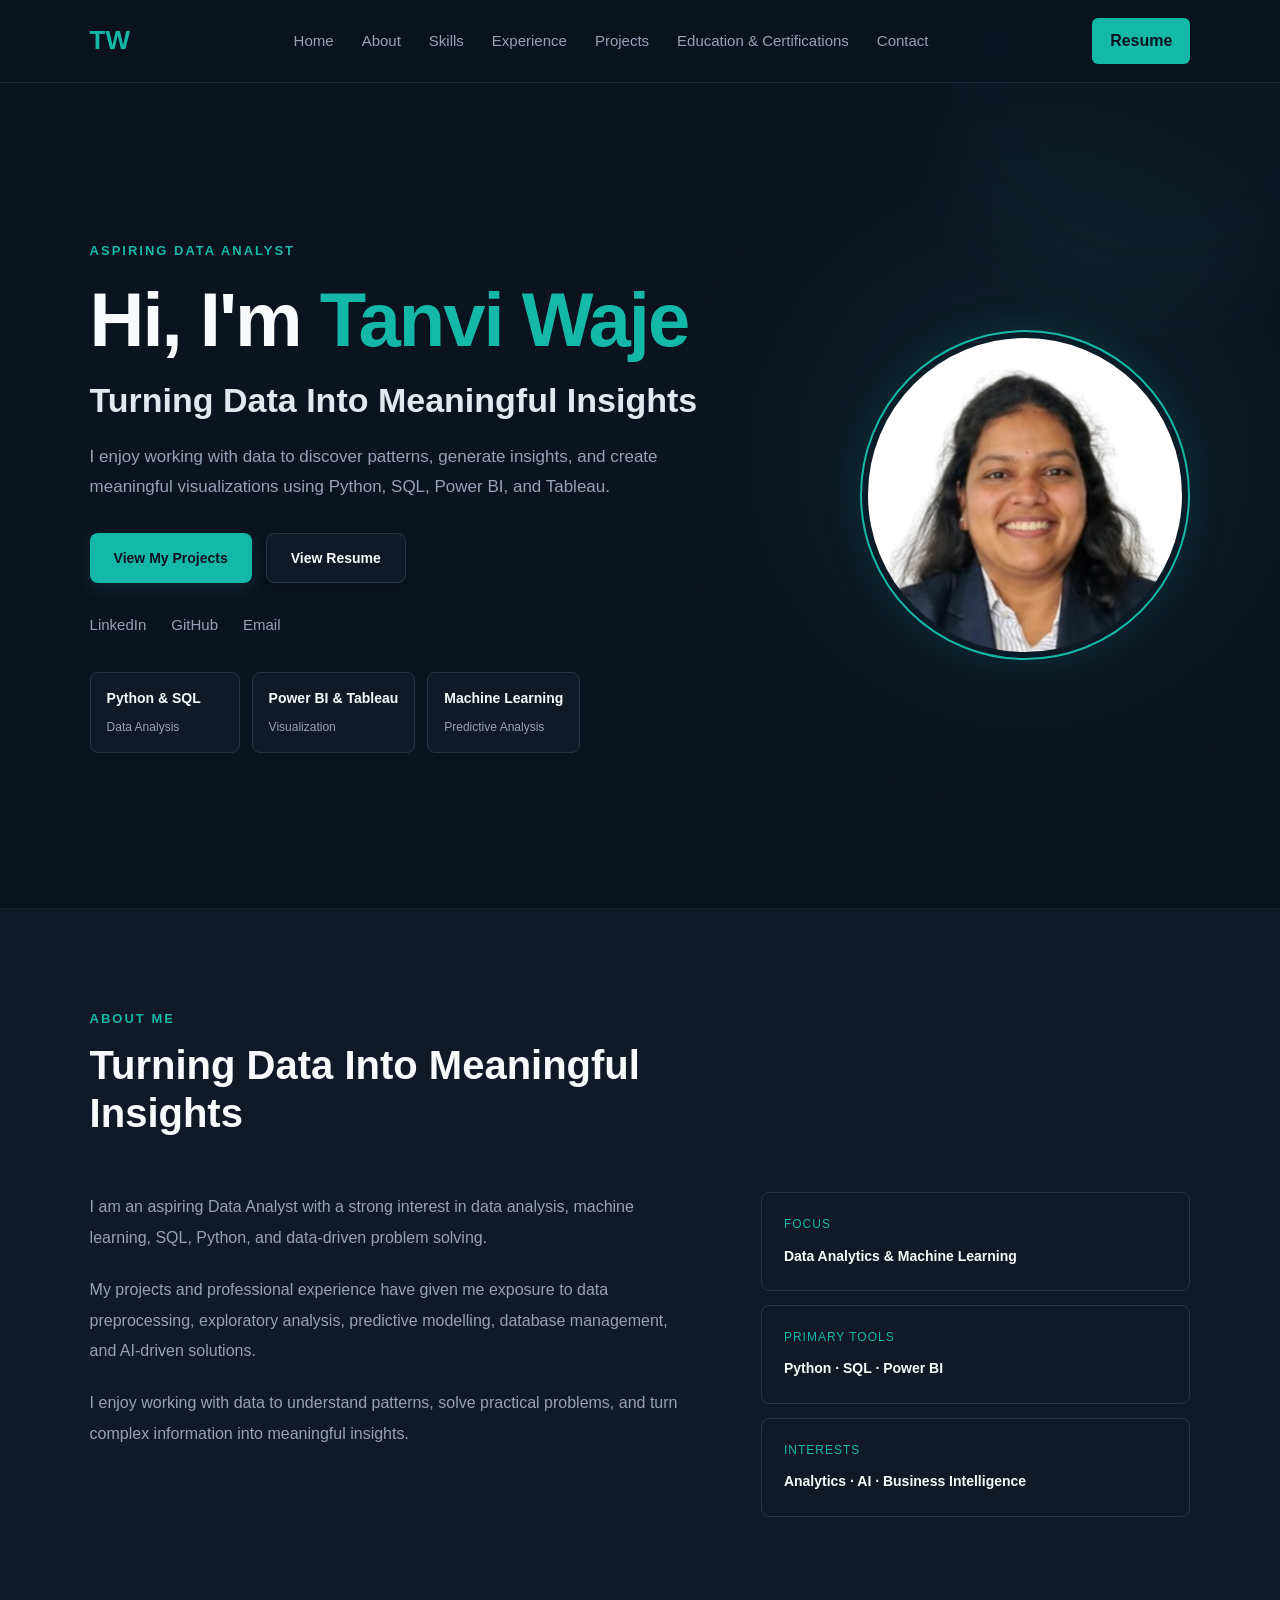
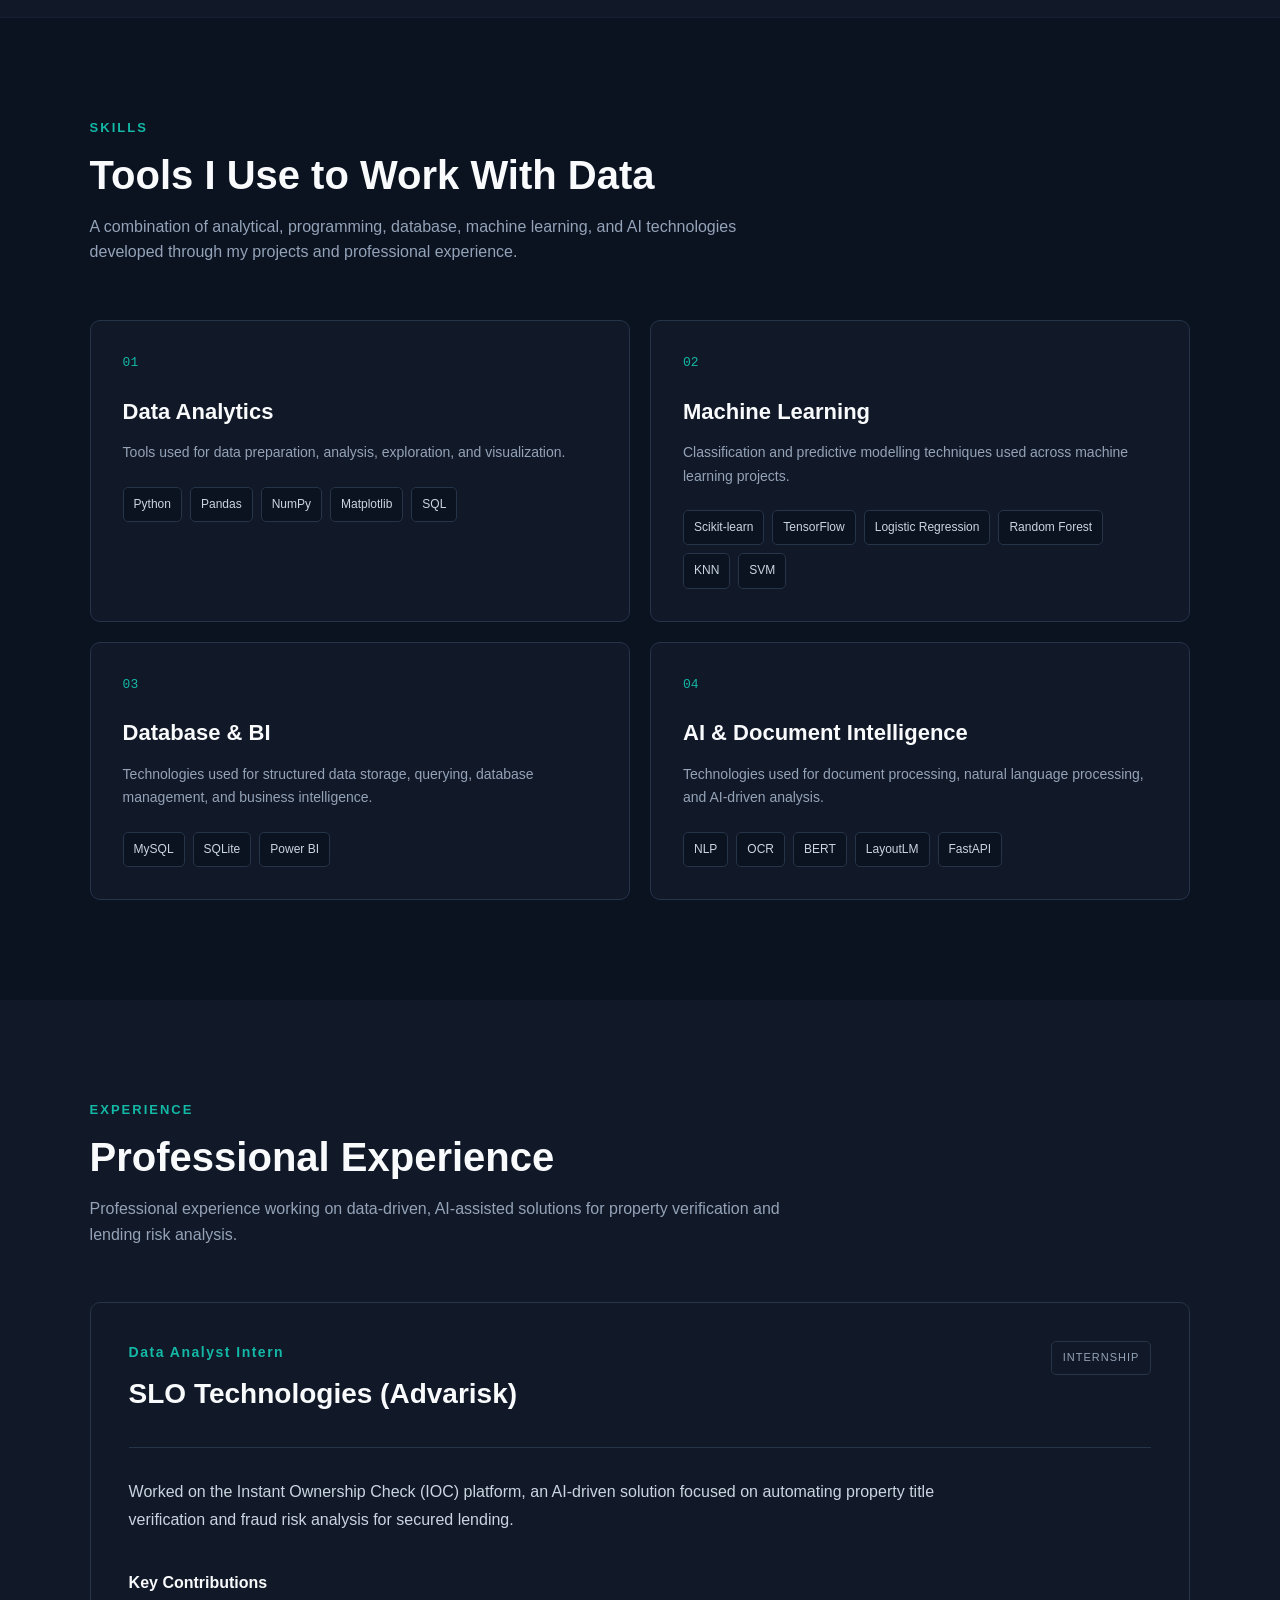
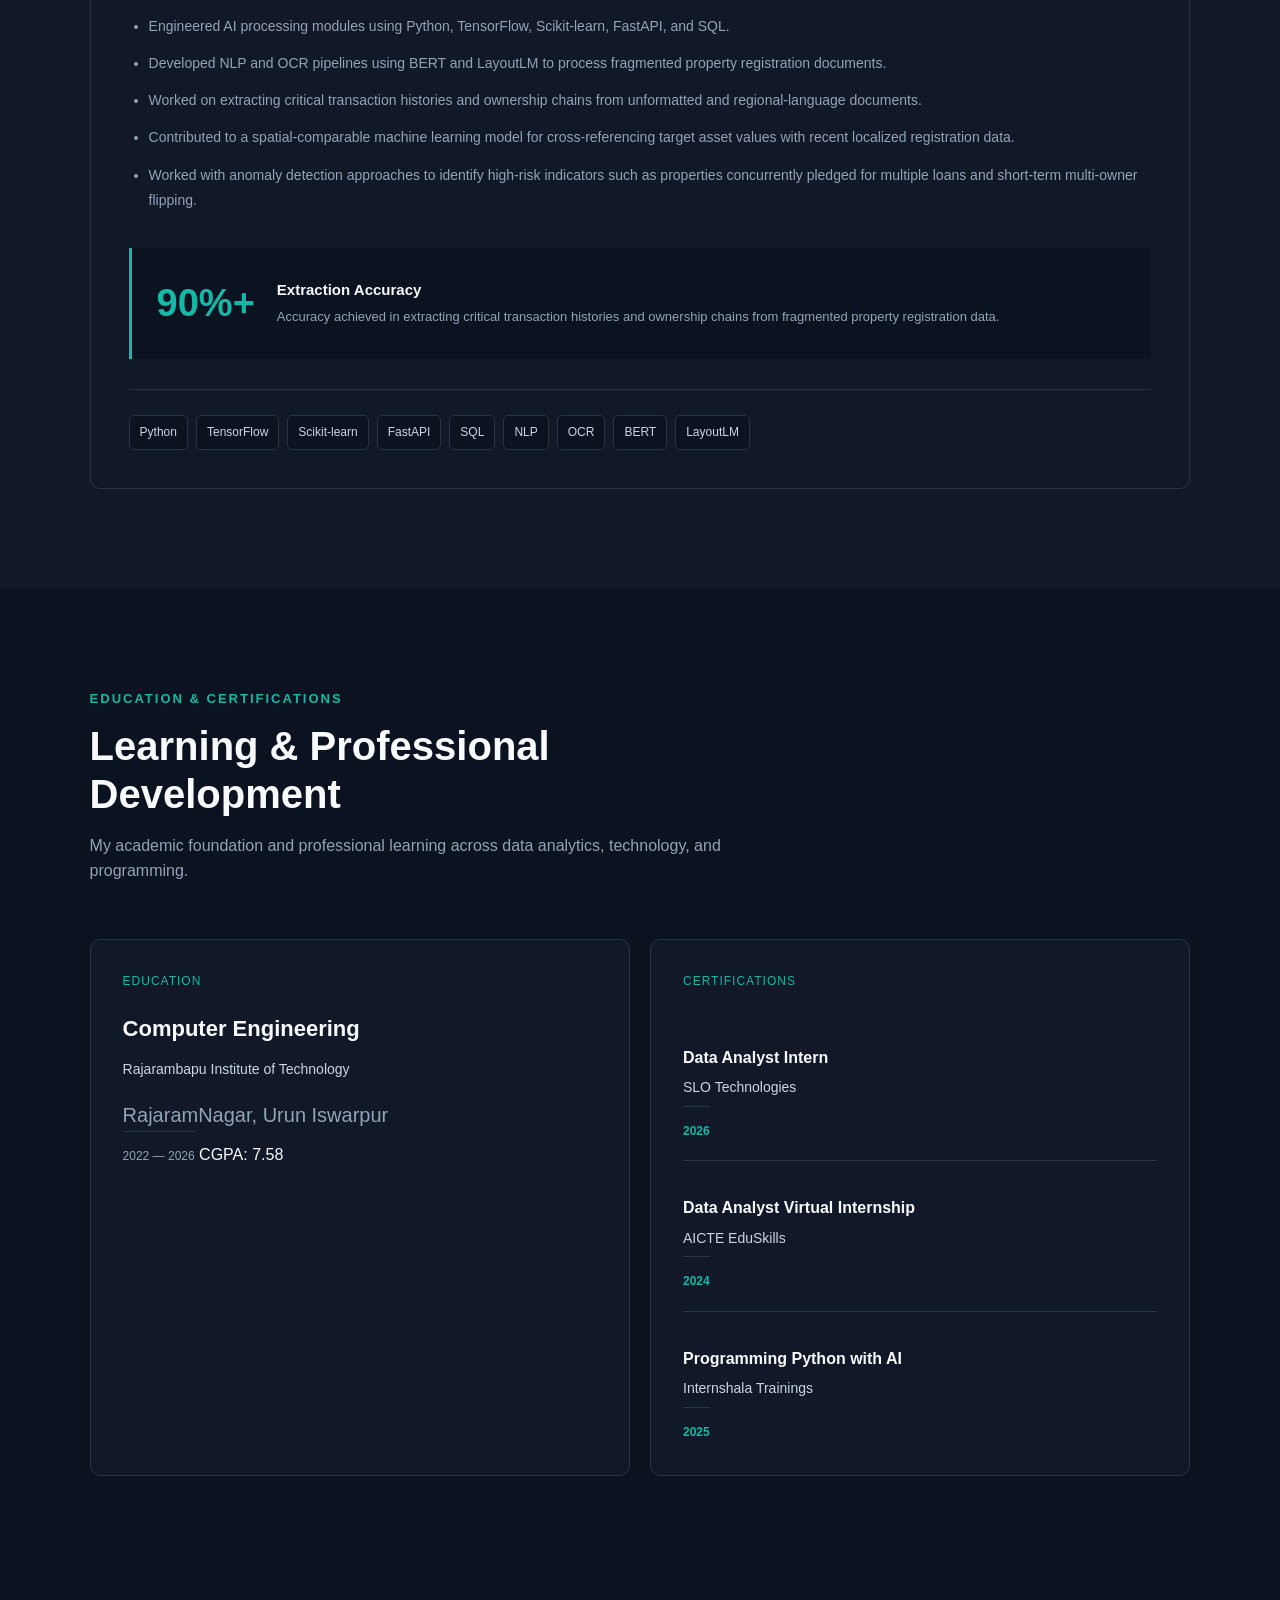
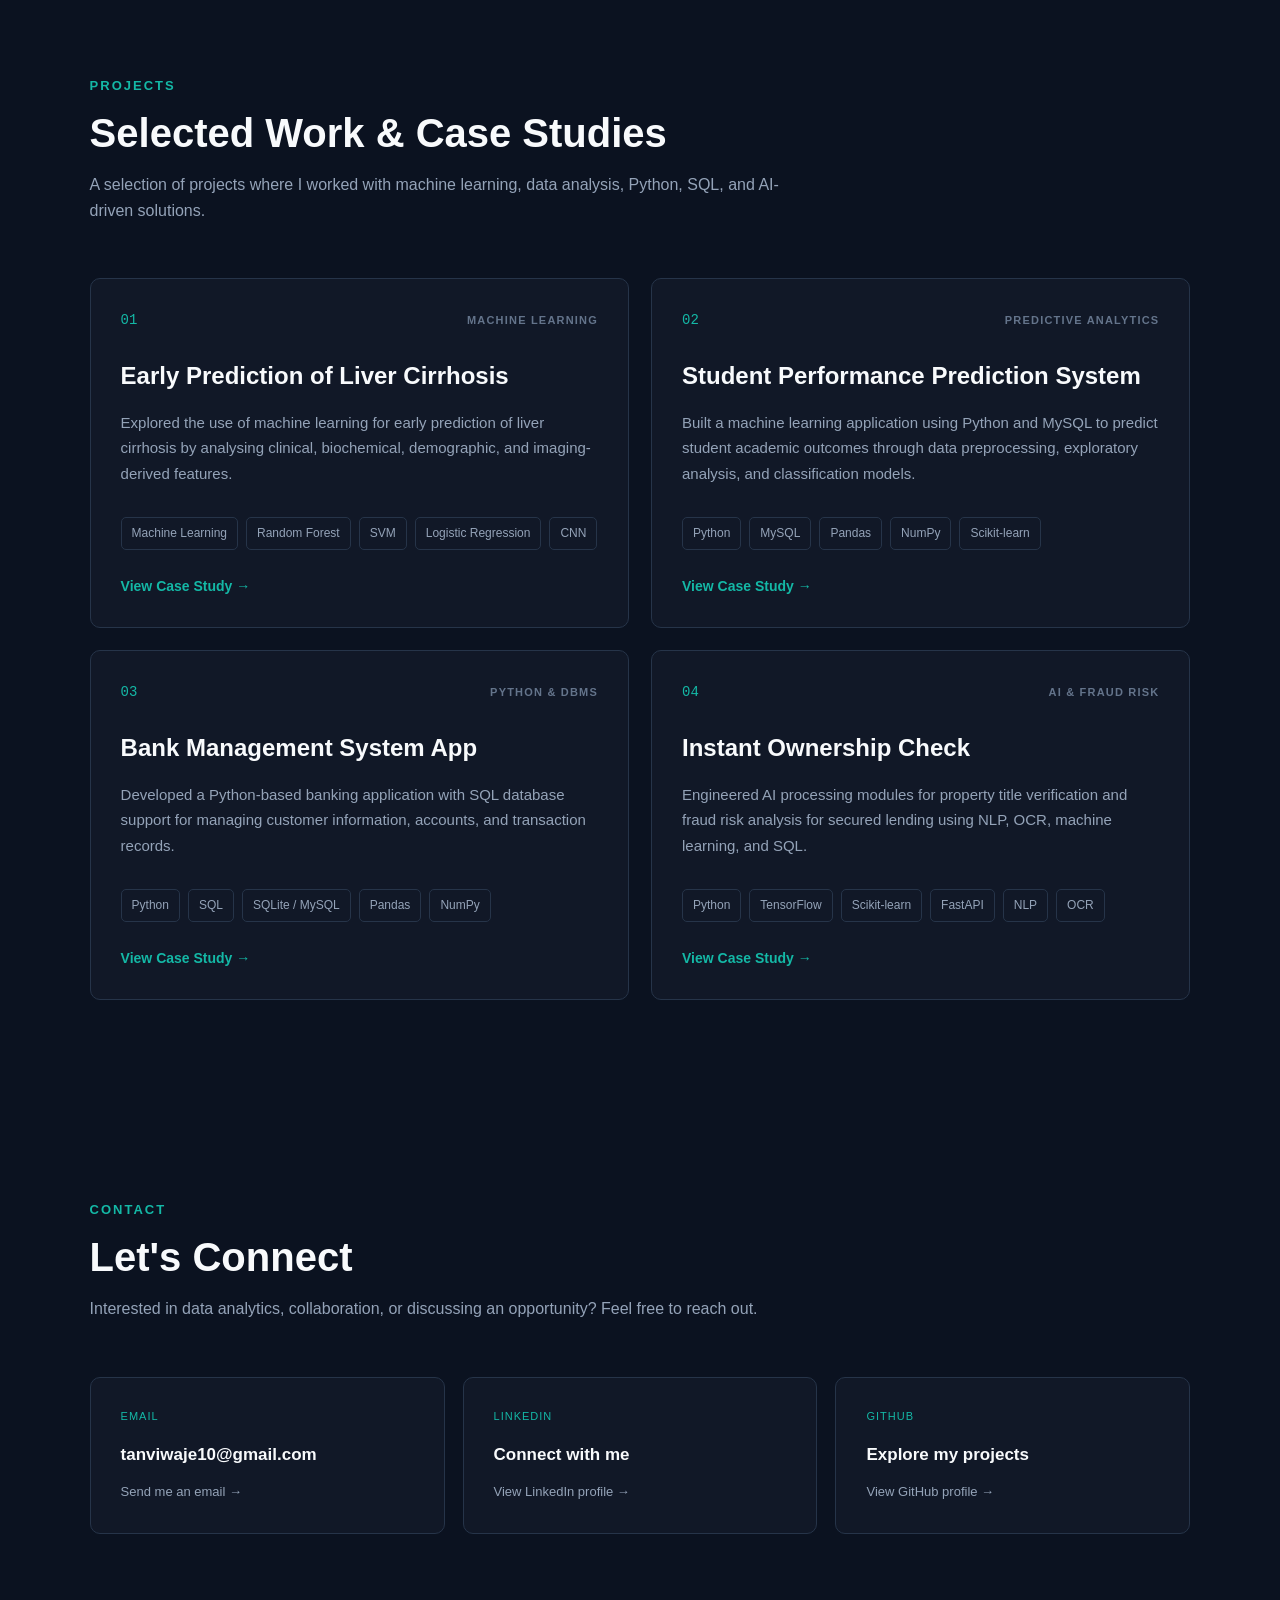
<file: index.html>
<!DOCTYPE html>
<html lang="en">
<head>
    <meta charset="UTF-8">
    <meta name="viewport" content="width=device-width, initial-scale=1.0">
    <title>Tanvi Waje | Aspiring Data Analyst</title>

   <link rel="stylesheet" href="style.css">
</head>
<body>
<nav class="navbar">

    <div class="logo">
        TW
    </div>

    <ul class="nav-links">
        <li><a href="#home">Home</a></li>
        <li><a href="#about">About</a></li>
        <li><a href="#skills">Skills</a></li>
        <li><a href="#experience">Experience</a></li>
        <li><a href="#projects">Projects</a></li>
       <li><a href="#education">Education & Certifications</a></li>
        <li><a href="#contact">Contact</a></li>
    </ul>

   <a href="resume.pdf"
   class="resume-btn"
   target="_blank">
    Resume
</a>

</nav>

<section id="home" class="hero">

    <div class="hero-content">

        <p class="hero-label">ASPIRING DATA ANALYST</p>

        <h1>Hi, I'm <span>Tanvi Waje</span></h1>

        <h2>Turning Data Into Meaningful Insights</h2>

        <p class="hero-description">
            I enjoy working with data to discover patterns, generate insights,
            and create meaningful visualizations using Python, SQL, Power BI,
            and Tableau.
        </p>

        <div class="hero-buttons">

    <a href="#projects" class="primary-btn">
        View My Projects
    </a>

   <a href="resume.pdf"
   class="secondary-btn"
   target="_blank"
   rel="noopener noreferrer">
    View Resume
</a>
    </div>

        <div class="social-links">

           <a href="https://www.linkedin.com/in/tanvi-waje-59b90b256/"
   target="_blank"
   rel="noopener noreferrer">
    LinkedIn
</a>
            <a href="https://github.com/tanviwaje"
   target="_blank"
   rel="noopener noreferrer">
    GitHub
</a>
            <a href="mailto:tanviwaje10@gmail.com">Email</a>

        </div>
        <div class="hero-highlights">

    <div class="highlight">
        <strong>Python & SQL</strong>
        <span>Data Analysis</span>
    </div>

    <div class="highlight">
        <strong>Power BI & Tableau</strong>
        <span>Visualization</span>
    </div>

    <div class="highlight">
        <strong>Machine Learning</strong>
        <span>Predictive Analysis</span>
    </div>

</div>

    </div>


    <div class="hero-image">

        <div class="image-border">

          <img src="profile.jpg" alt="Tanvi Waje">

        </div>

    </div>

</section>
<!-- =========================================
     ABOUT SECTION
     ========================================= -->

<section id="about" class="about section">

    <div class="section-heading">

        <p class="section-label">
            ABOUT ME
        </p>

        <h2>
            Turning Data Into Meaningful Insights
        </h2>

    </div>


    <div class="about-content">


        <div class="about-main">

            <p>
                I am an aspiring Data Analyst with a strong interest in
                data analysis, machine learning, SQL, Python, and
                data-driven problem solving.
            </p>

            <p>
                My projects and professional experience have given me
                exposure to data preprocessing, exploratory analysis,
                predictive modelling, database management, and
                AI-driven solutions.
            </p>

            <p>
                I enjoy working with data to understand patterns,
                solve practical problems, and turn complex information
                into meaningful insights.
            </p>

        </div>


        <div class="about-details">


            <div class="about-detail">

                <span>Focus</span>

                <strong>
                    Data Analytics & Machine Learning
                </strong>

            </div>


            <div class="about-detail">

                <span>Primary Tools</span>

                <strong>
                    Python · SQL · Power BI
                </strong>

            </div>


            <div class="about-detail">

                <span>Interests</span>

                <strong>
                    Analytics · AI · Business Intelligence
                </strong>

            </div>


        </div>

    </div>

</section>

<!-- =========================================
     SKILLS SECTION
     ========================================= -->

<section id="skills" class="skills section">

    <div class="section-heading">

        <p class="section-label">
            SKILLS
        </p>

        <h2>
            Tools I Use to Work With Data
        </h2>

        <p class="section-intro">
            A combination of analytical, programming, database,
            machine learning, and AI technologies developed through
            my projects and professional experience.
        </p>

    </div>


    <div class="skills-grid">


        <!-- DATA ANALYTICS -->

        <div class="skill-card">

            <div class="skill-card-number">
                01
            </div>

            <h3>
                Data Analytics
            </h3>

            <p>
                Tools used for data preparation, analysis,
                exploration, and visualization.
            </p>

            <div class="skill-tags">

                <span>Python</span>
                <span>Pandas</span>
                <span>NumPy</span>
                <span>Matplotlib</span>
                <span>SQL</span>

            </div>

        </div>


        <!-- MACHINE LEARNING -->

        <div class="skill-card">

            <div class="skill-card-number">
                02
            </div>

            <h3>
                Machine Learning
            </h3>

            <p>
                Classification and predictive modelling techniques
                used across machine learning projects.
            </p>

            <div class="skill-tags">

                <span>Scikit-learn</span>
                <span>TensorFlow</span>
                <span>Logistic Regression</span>
                <span>Random Forest</span>
                <span>KNN</span>
                <span>SVM</span>

            </div>

        </div>


        <!-- DATABASE & BI -->

        <div class="skill-card">

            <div class="skill-card-number">
                03
            </div>

            <h3>
                Database & BI
            </h3>

            <p>
                Technologies used for structured data storage,
                querying, database management, and business intelligence.
            </p>

            <div class="skill-tags">

                <span>MySQL</span>
                <span>SQLite</span>
                <span>Power BI</span>

            </div>

        </div>


        <!-- AI & DOCUMENT INTELLIGENCE -->

        <div class="skill-card">

            <div class="skill-card-number">
                04
            </div>

            <h3>
                AI & Document Intelligence
            </h3>

            <p>
                Technologies used for document processing,
                natural language processing, and AI-driven analysis.
            </p>

            <div class="skill-tags">

                <span>NLP</span>
                <span>OCR</span>
                <span>BERT</span>
                <span>LayoutLM</span>
                <span>FastAPI</span>

            </div>

        </div>


    </div>

</section>

       

<!-- =========================================
     EXPERIENCE SECTION
     ========================================= -->

<section id="experience" class="experience section">

    <div class="section-heading">

        <p class="section-label">
            EXPERIENCE
        </p>

        <h2>
            Professional Experience
        </h2>

        <p class="section-intro">
            Professional experience working on data-driven,
            AI-assisted solutions for property verification
            and lending risk analysis.
        </p>

    </div>


    <div class="experience-item">


        <!-- EXPERIENCE HEADER -->

        <div class="experience-header">

            <div>

                <p class="experience-role">
                    Data Analyst Intern
                </p>

                <h3>
                    SLO Technologies (Advarisk)
                </h3>

            </div>


            <span class="experience-type">
                INTERNSHIP
            </span>

        </div>


        <!-- EXPERIENCE DESCRIPTION -->

        <div class="experience-content">

            <div class="experience-summary">

                <p>
                    Worked on the Instant Ownership Check (IOC)
                    platform, an AI-driven solution focused on
                    automating property title verification and
                    fraud risk analysis for secured lending.
                </p>

            </div>


            <!-- CONTRIBUTIONS -->

            <div class="experience-contributions">

                <h4>
                    Key Contributions
                </h4>


                <ul>

                    <li>
                        Engineered AI processing modules using
                        Python, TensorFlow, Scikit-learn, FastAPI,
                        and SQL.
                    </li>

                    <li>
                        Developed NLP and OCR pipelines using
                        BERT and LayoutLM to process fragmented
                        property registration documents.
                    </li>

                    <li>
                        Worked on extracting critical transaction
                        histories and ownership chains from
                        unformatted and regional-language documents.
                    </li>

                    <li>
                        Contributed to a spatial-comparable machine
                        learning model for cross-referencing target
                        asset values with recent localized
                        registration data.
                    </li>

                    <li>
                        Worked with anomaly detection approaches
                        to identify high-risk indicators such as
                        properties concurrently pledged for multiple
                        loans and short-term multi-owner flipping.
                    </li>

                </ul>

            </div>


            <!-- IMPACT -->

            <div class="experience-impact">

                <div class="impact-number">
                    90%+
                </div>

                <div>

                    <strong>
                        Extraction Accuracy
                    </strong>

                    <p>
                        Accuracy achieved in extracting critical
                        transaction histories and ownership chains
                        from fragmented property registration data.
                    </p>

                </div>

            </div>


            <!-- TECHNOLOGIES -->

            <div class="experience-tech">

                <span>Python</span>
                <span>TensorFlow</span>
                <span>Scikit-learn</span>
                <span>FastAPI</span>
                <span>SQL</span>
                <span>NLP</span>
                <span>OCR</span>
                <span>BERT</span>
                <span>LayoutLM</span>

            </div>


        </div>

    </div>

</section>

<!-- =========================================
     EDUCATION & CERTIFICATIONS
     ========================================= -->

<section id="education" class="education section">

    <div class="section-heading">

        <p class="section-label">
            EDUCATION & CERTIFICATIONS
        </p>

        <h2>
            Learning & Professional Development
        </h2>

        <p class="section-intro">
            My academic foundation and professional learning
            across data analytics, technology, and programming.
        </p>

    </div>


    <div class="education-grid">


        <!-- EDUCATION -->

        <div class="education-card">

            <p class="card-label">
                EDUCATION
            </p>

            <h3>
                Computer Engineering
            </h3>

            <p class="education-institution">
                Rajarambapu Institute of Technology
            </p>

            <p class="education-location">
                RajaramNagar, Urun Iswarpur
            </p>

            <div class="education-bottom">

                <span class="education-date">
                    2022 — 2026
                </span>

                <span class="education-cgpa">
                    CGPA: 7.58
                </span>

            </div>

        </div>


        <!-- CERTIFICATIONS -->

        <div class="education-card certifications-card">

            <p class="card-label">
                CERTIFICATIONS
            </p>


            <!-- CERTIFICATE 1 -->

            <div class="certificate-item">

                <div class="certificate-info">

                    <h3>
                        Data Analyst Intern
                    </h3>

                    <p class="education-institution">
                        SLO Technologies
                    </p>

                    <span class="education-date">
                        2026
                    </span>

                </div>

            </div>


            <!-- CERTIFICATE 2 -->

            <div class="certificate-item">

                <div class="certificate-info">

                    <h3>
                        Data Analyst Virtual Internship
                    </h3>

                    <p class="education-institution">
                        AICTE EduSkills
                    </p>

                    <span class="education-date">
                        2024
                    </span>

                </div>

            </div>


            <!-- CERTIFICATE 3 -->

            <div class="certificate-item">

                <div class="certificate-info">

                    <h3>
                        Programming Python with AI
                    </h3>

                    <p class="education-institution">
                        Internshala Trainings
                    </p>

                    <span class="education-date">
                        2025
                    </span>

                </div>

            </div>


        </div>

    </div>

</section>
<!-- =========================================
     PROJECTS SECTION
     ========================================= -->

<section id="projects" class="projects section">

    <div class="section-heading">

        <p class="section-label">PROJECTS</p>

        <h2>Selected Work & Case Studies</h2>

        <p class="section-intro">
            A selection of projects where I worked with machine learning,
            data analysis, Python, SQL, and AI-driven solutions.
        </p>

    </div>


    <div class="projects-grid">


        <!-- PROJECT 1 -->

        <article class="project-card featured-project">

            <div class="project-top">

                <span class="project-number">01</span>

                <span class="project-type">
                    MACHINE LEARNING
                </span>

            </div>

            <h3>
                Early Prediction of Liver Cirrhosis
            </h3>

            <p>
                Explored the use of machine learning for early prediction
                of liver cirrhosis by analysing clinical, biochemical,
                demographic, and imaging-derived features.
            </p>

            <div class="project-tags">

                <span>Machine Learning</span>
                <span>Random Forest</span>
                <span>SVM</span>
                <span>Logistic Regression</span>
                <span>CNN</span>

            </div>

            <a href="liver-cirrhosis.html" class="project-link">
                View Case Study →
            </a>

        </article>


        <!-- PROJECT 2 -->

        <article class="project-card">

            <div class="project-top">

                <span class="project-number">02</span>

                <span class="project-type">
                    PREDICTIVE ANALYTICS
                </span>

            </div>

            <h3>
                Student Performance Prediction System
            </h3>

            <p>
                Built a machine learning application using Python and
                MySQL to predict student academic outcomes through
                data preprocessing, exploratory analysis, and
                classification models.
            </p>

            <div class="project-tags">

                <span>Python</span>
                <span>MySQL</span>
                <span>Pandas</span>
                <span>NumPy</span>
                <span>Scikit-learn</span>

            </div>

            <a href="student-performance.html" class="project-link">
                View Case Study →
            </a>

        </article>


        <!-- PROJECT 3 -->

        <article class="project-card">

            <div class="project-top">

                <span class="project-number">03</span>

                <span class="project-type">
                    PYTHON & DBMS
                </span>

            </div>

            <h3>
                Bank Management System App
            </h3>

            <p>
                Developed a Python-based banking application with SQL
                database support for managing customer information,
                accounts, and transaction records.
            </p>

            <div class="project-tags">

                <span>Python</span>
                <span>SQL</span>
                <span>SQLite / MySQL</span>
                <span>Pandas</span>
                <span>NumPy</span>

            </div>

            <a href="bank-management.html" class="project-link">
                View Case Study →
            </a>

        </article>


        <!-- PROJECT 4 -->

        <article class="project-card">

            <div class="project-top">

                <span class="project-number">04</span>

                <span class="project-type">
                    AI & FRAUD RISK
                </span>

            </div>

            <h3>
                Instant Ownership Check
            </h3>

            <p>
                Engineered AI processing modules for property title
                verification and fraud risk analysis for secured
                lending using NLP, OCR, machine learning, and SQL.
            </p>

            <div class="project-tags">

                <span>Python</span>
                <span>TensorFlow</span>
                <span>Scikit-learn</span>
                <span>FastAPI</span>
                <span>NLP</span>
                <span>OCR</span>

            </div>

            <a href="ioc.html" class="project-link">
                View Case Study →
            </a>

        </article>


    </div>

</section>
<!-- =========================================
     CONTACT SECTION
     ========================================= -->

<section id="contact" class="contact section">

    <div class="section-heading">

        <p class="section-label">
            CONTACT
        </p>

        <h2>
            Let's Connect
        </h2>

        <p class="section-intro">
            Interested in data analytics, collaboration,
            or discussing an opportunity? Feel free to reach out.
        </p>

    </div>


    <div class="contact-content">


       <a href="https://mail.google.com/mail/?view=cm&fs=1&to=tanviwaje10@gmail.com"
   target="_blank"
   rel="noopener noreferrer"
   class="contact-card">

    <span class="contact-label">
        EMAIL
    </span>

    <strong>
        tanviwaje10@gmail.com
    </strong>

    <span class="contact-action">
        Send me an email →
    </span>

</a>


        <!-- LINKEDIN -->

        <a href="https://www.linkedin.com/in/tanvi-waje-59b90b256/"
           target="_blank"
           rel="noopener noreferrer"
           class="contact-card">

            <span class="contact-label">
                LINKEDIN
            </span>

            <strong>
                Connect with me
            </strong>

            <span class="contact-action">
                View LinkedIn profile →
            </span>

        </a>


        <!-- GITHUB -->

        <a href="https://github.com/tanviwaje"
           target="_blank"
           rel="noopener noreferrer"
           class="contact-card">

            <span class="contact-label">
                GITHUB
            </span>

            <strong>
                Explore my projects
            </strong>

            <span class="contact-action">
                View GitHub profile →
            </span>

        </a>


    </div>

</section>
</body>
</html>
</file>
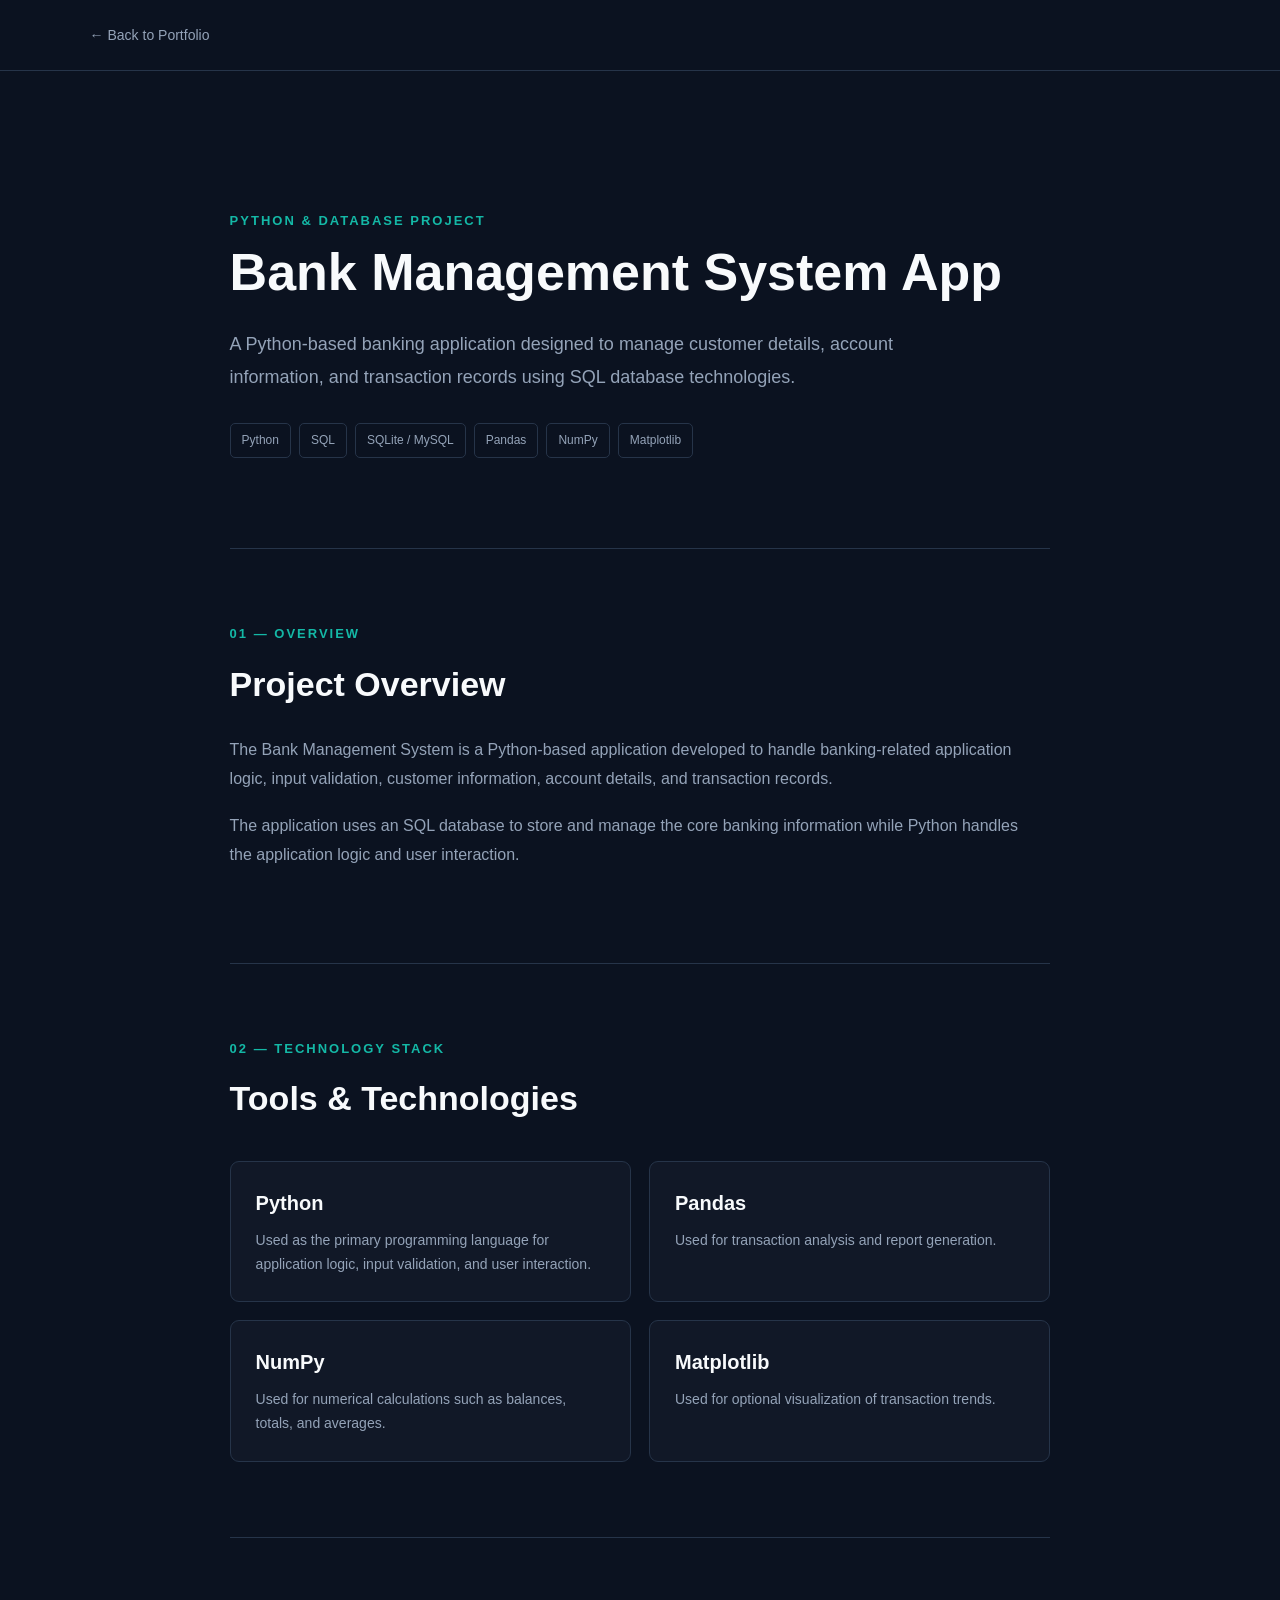
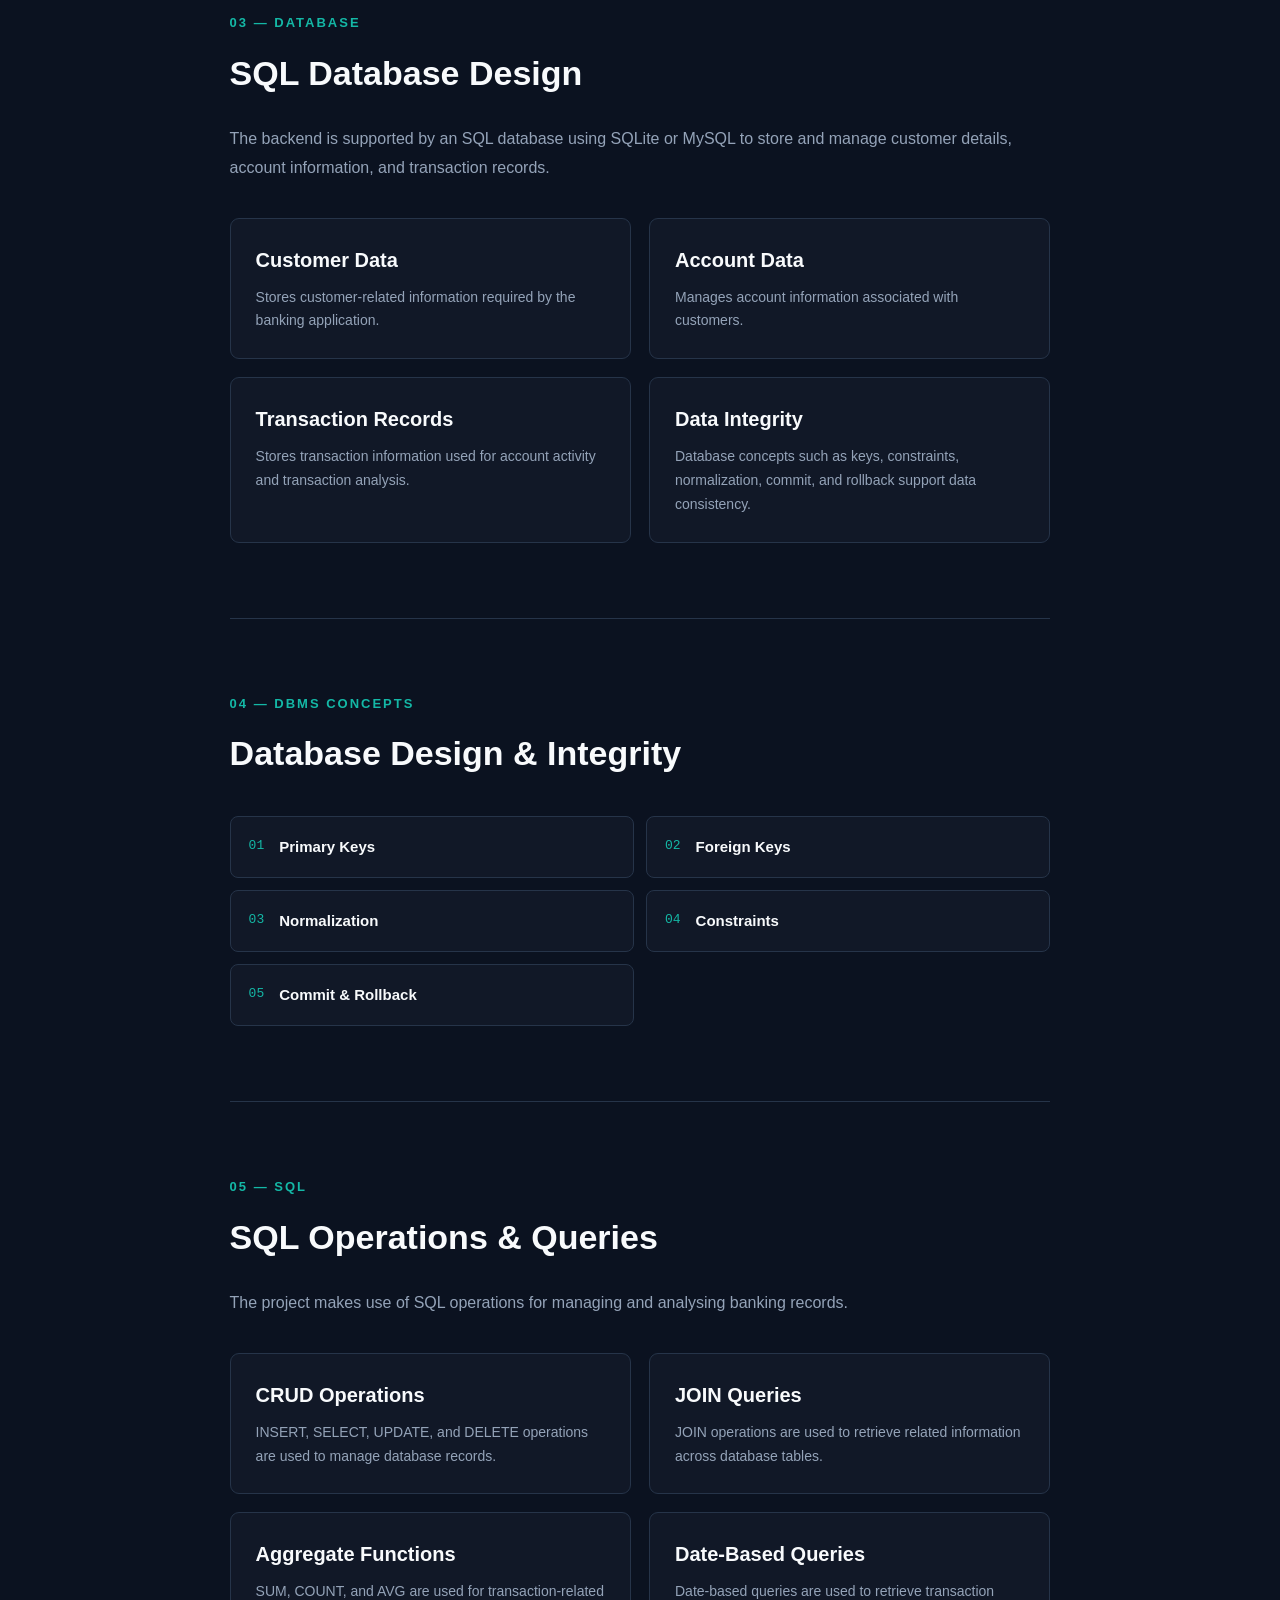
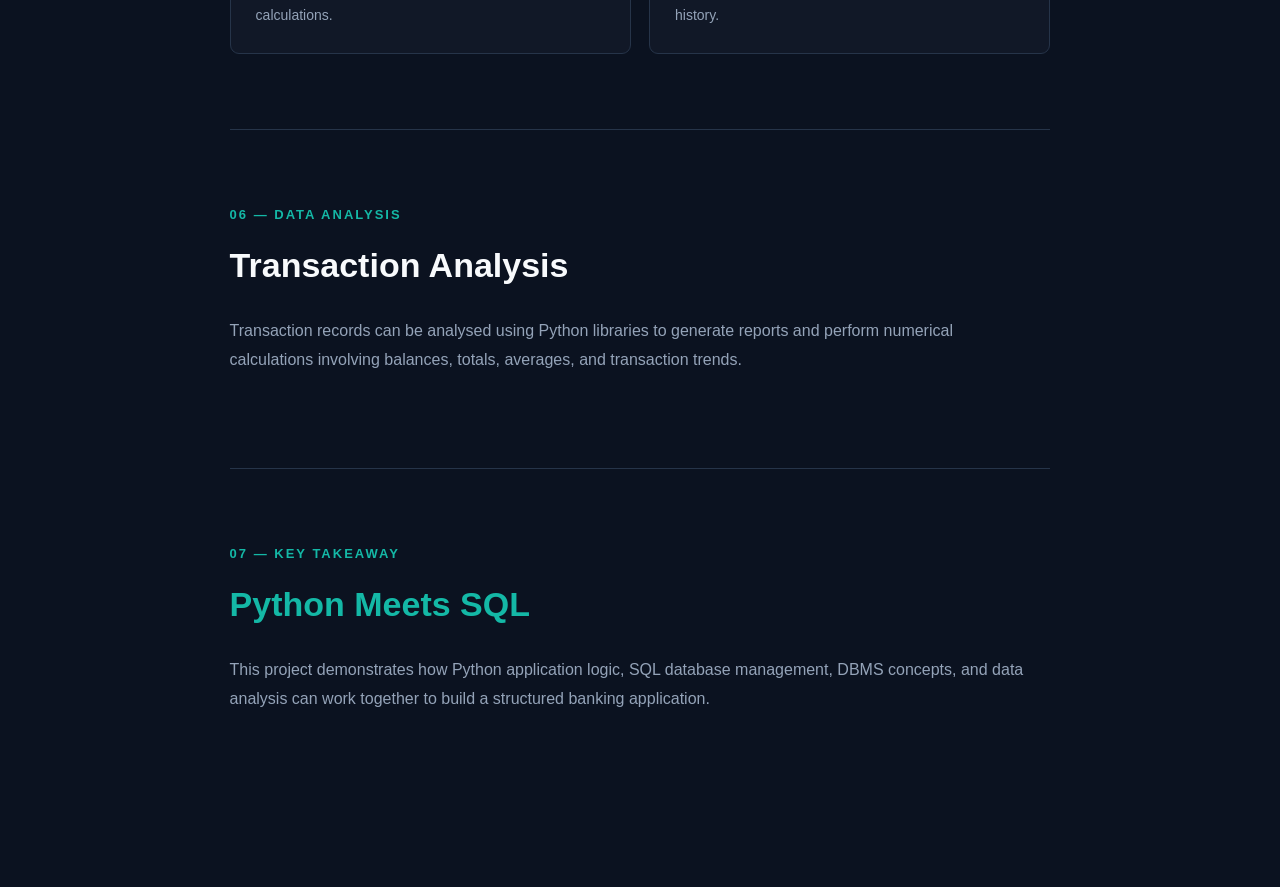
<file: bank-management.html>
<!DOCTYPE html>
<html lang="en">
<head>
    <meta charset="UTF-8">
    <meta name="viewport" content="width=device-width, initial-scale=1.0">
    <title>Bank Management System | Tanvi Waje</title>
</head><link rel="stylesheet" href="style.css">
<body>
    <!-- =========================================
     BANK MANAGEMENT SYSTEM CASE STUDY
     ========================================= -->

<header class="case-study-nav">

    <a href="index.html" class="back-link">
        ← Back to Portfolio
    </a>

</header>


<main class="case-study">


    <!-- HERO -->

    <section class="case-hero">

        <p class="section-label">
            PYTHON & DATABASE PROJECT
        </p>

        <h1>
            Bank Management System App
        </h1>

        <p class="case-intro">
            A Python-based banking application designed to manage
            customer details, account information, and transaction
            records using SQL database technologies.
        </p>

        <div class="case-tags">

            <span>Python</span>
            <span>SQL</span>
            <span>SQLite / MySQL</span>
            <span>Pandas</span>
            <span>NumPy</span>
            <span>Matplotlib</span>

        </div>

    </section>


    <!-- OVERVIEW -->

    <section class="case-section">

        <p class="section-label">
            01 — OVERVIEW
        </p>

        <h2>Project Overview</h2>

        <p>
            The Bank Management System is a Python-based application
            developed to handle banking-related application logic,
            input validation, customer information, account details,
            and transaction records.
        </p>

        <p>
            The application uses an SQL database to store and manage
            the core banking information while Python handles the
            application logic and user interaction.
        </p>

    </section>


    <!-- TECHNOLOGY -->

    <section class="case-section">

        <p class="section-label">
            02 — TECHNOLOGY STACK
        </p>

        <h2>Tools & Technologies</h2>

        <div class="case-feature-grid">


            <div class="case-feature">

                <h3>Python</h3>

                <p>
                    Used as the primary programming language for
                    application logic, input validation, and
                    user interaction.
                </p>

            </div>


            <div class="case-feature">

                <h3>Pandas</h3>

                <p>
                    Used for transaction analysis and
                    report generation.
                </p>

            </div>


            <div class="case-feature">

                <h3>NumPy</h3>

                <p>
                    Used for numerical calculations such as
                    balances, totals, and averages.
                </p>

            </div>


            <div class="case-feature">

                <h3>Matplotlib</h3>

                <p>
                    Used for optional visualization of
                    transaction trends.
                </p>

            </div>

        </div>

    </section>


    <!-- DATABASE -->

    <section class="case-section">

        <p class="section-label">
            03 — DATABASE
        </p>

        <h2>SQL Database Design</h2>

        <p>
            The backend is supported by an SQL database using
            SQLite or MySQL to store and manage customer details,
            account information, and transaction records.
        </p>


        <div class="case-feature-grid">


            <div class="case-feature">

                <h3>Customer Data</h3>

                <p>
                    Stores customer-related information required
                    by the banking application.
                </p>

            </div>


            <div class="case-feature">

                <h3>Account Data</h3>

                <p>
                    Manages account information associated with
                    customers.
                </p>

            </div>


            <div class="case-feature">

                <h3>Transaction Records</h3>

                <p>
                    Stores transaction information used for
                    account activity and transaction analysis.
                </p>

            </div>


            <div class="case-feature">

                <h3>Data Integrity</h3>

                <p>
                    Database concepts such as keys, constraints,
                    normalization, commit, and rollback support
                    data consistency.
                </p>

            </div>

        </div>

    </section>


    <!-- DBMS CONCEPTS -->

    <section class="case-section">

        <p class="section-label">
            04 — DBMS CONCEPTS
        </p>

        <h2>Database Design & Integrity</h2>

        <div class="model-list">


            <div class="model-item">

                <span>01</span>

                <strong>
                    Primary Keys
                </strong>

            </div>


            <div class="model-item">

                <span>02</span>

                <strong>
                    Foreign Keys
                </strong>

            </div>


            <div class="model-item">

                <span>03</span>

                <strong>
                    Normalization
                </strong>

            </div>


            <div class="model-item">

                <span>04</span>

                <strong>
                    Constraints
                </strong>

            </div>


            <div class="model-item">

                <span>05</span>

                <strong>
                    Commit & Rollback
                </strong>

            </div>


        </div>

    </section>


    <!-- SQL OPERATIONS -->

    <section class="case-section">

        <p class="section-label">
            05 — SQL
        </p>

        <h2>SQL Operations & Queries</h2>

        <p>
            The project makes use of SQL operations for managing
            and analysing banking records.
        </p>


        <div class="case-feature-grid">


            <div class="case-feature">

                <h3>CRUD Operations</h3>

                <p>
                    INSERT, SELECT, UPDATE, and DELETE operations
                    are used to manage database records.
                </p>

            </div>


            <div class="case-feature">

                <h3>JOIN Queries</h3>

                <p>
                    JOIN operations are used to retrieve related
                    information across database tables.
                </p>

            </div>


            <div class="case-feature">

                <h3>Aggregate Functions</h3>

                <p>
                    SUM, COUNT, and AVG are used for
                    transaction-related calculations.
                </p>

            </div>


            <div class="case-feature">

                <h3>Date-Based Queries</h3>

                <p>
                    Date-based queries are used to retrieve
                    transaction history.
                </p>

            </div>

        </div>

    </section>


    <!-- DATA ANALYSIS -->

    <section class="case-section">

        <p class="section-label">
            06 — DATA ANALYSIS
        </p>

        <h2>Transaction Analysis</h2>

        <p>
            Transaction records can be analysed using Python
            libraries to generate reports and perform numerical
            calculations involving balances, totals, averages,
            and transaction trends.
        </p>

    </section>


    <!-- KEY TAKEAWAY -->

    <section class="case-section case-highlight">

        <p class="section-label">
            07 — KEY TAKEAWAY
        </p>

        <h2>Python Meets SQL</h2>

        <p>
            This project demonstrates how Python application logic,
            SQL database management, DBMS concepts, and data analysis
            can work together to build a structured banking application.
        </p>

    </section>


</main>
</body>
</html>
</file>
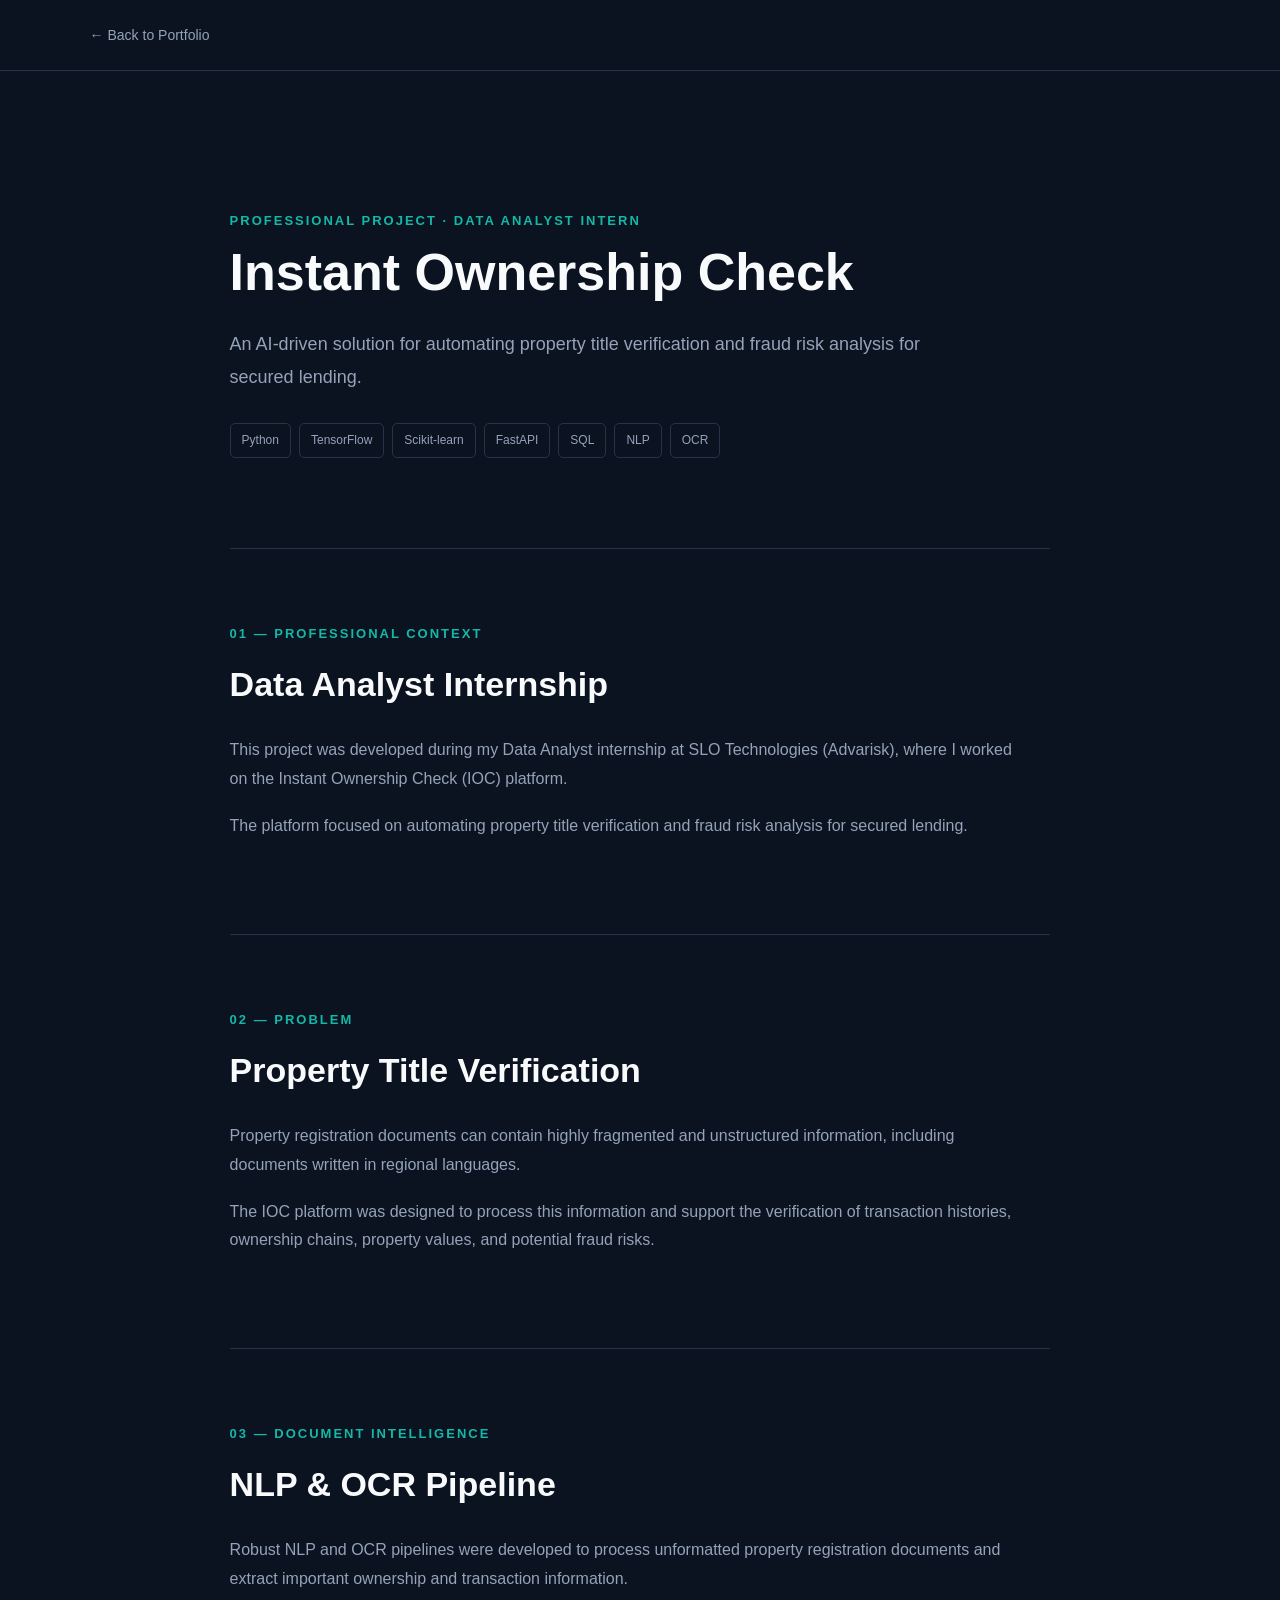
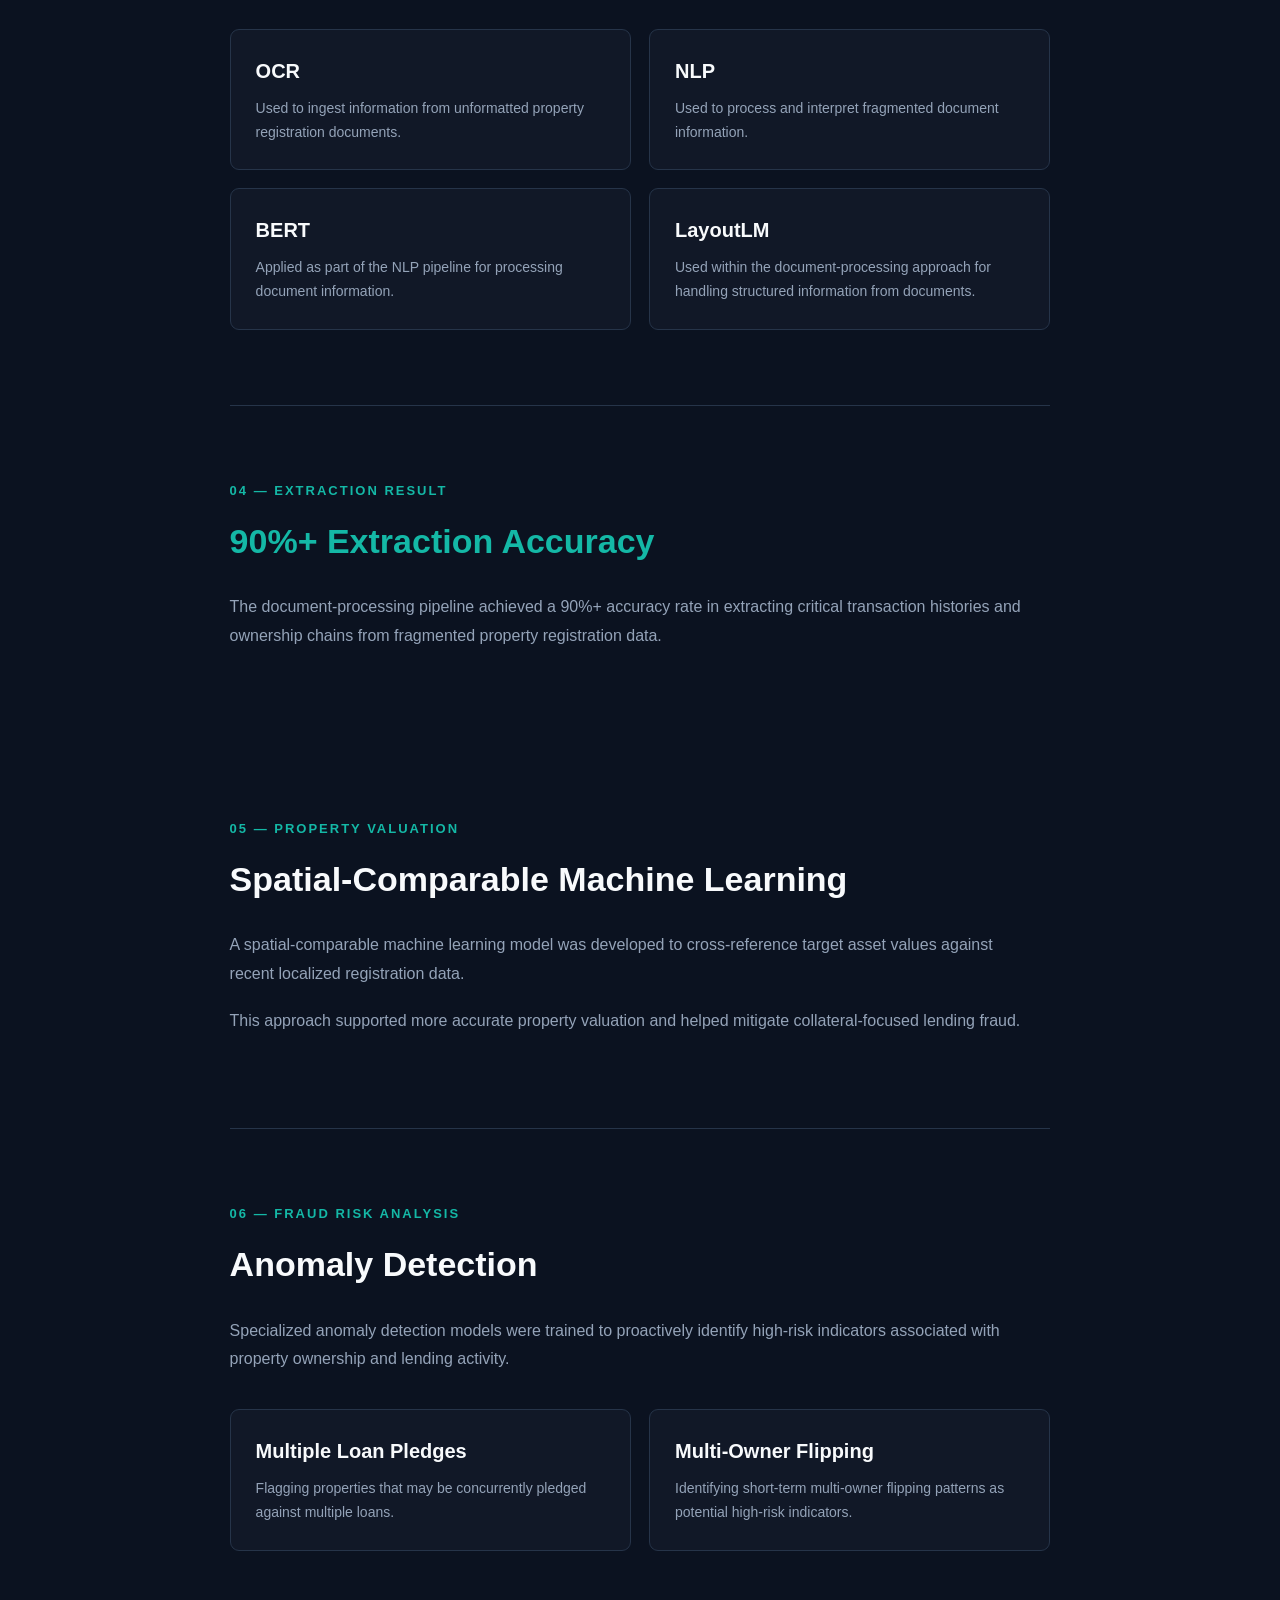
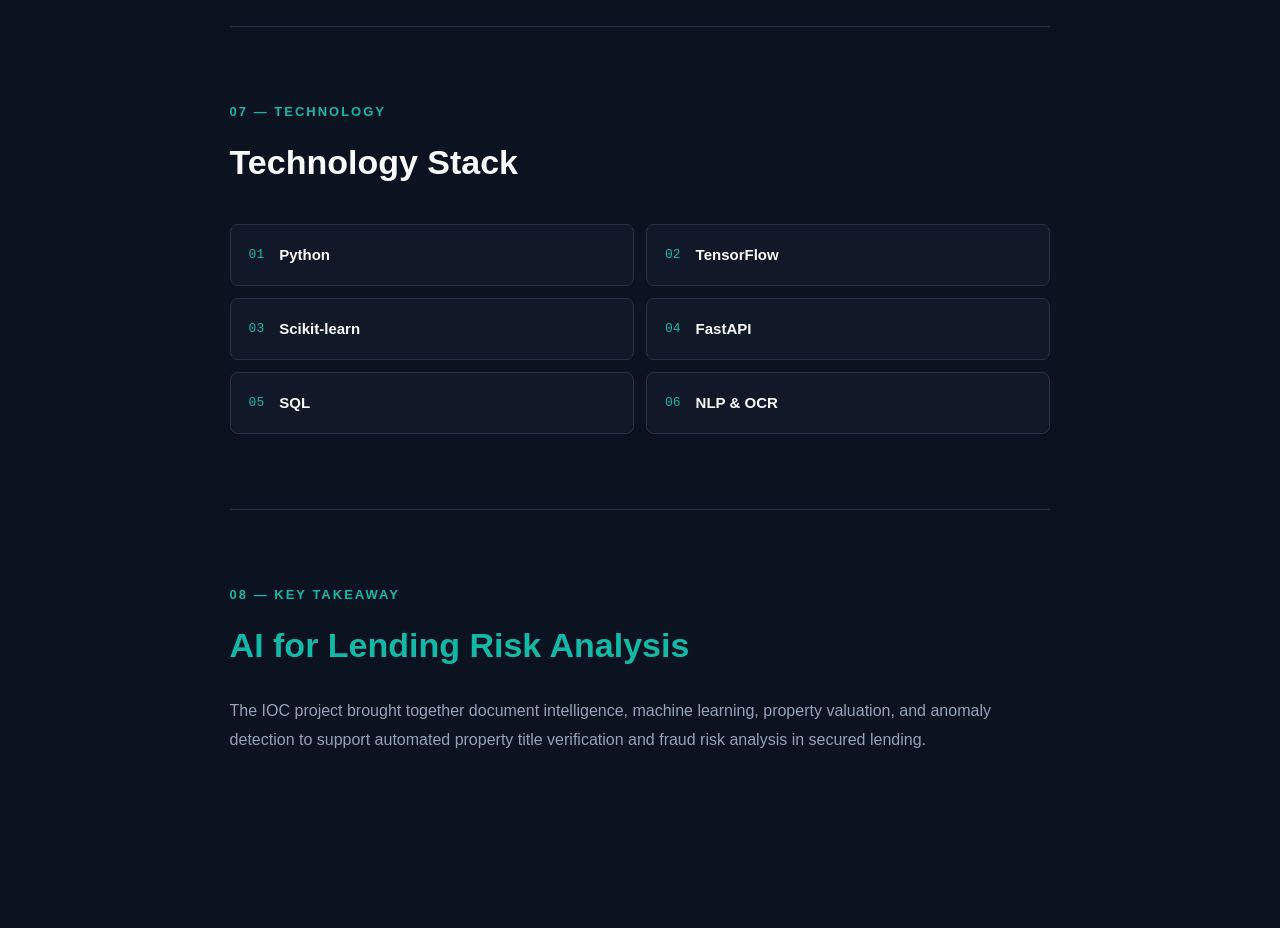
<file: ioc.html>
<!DOCTYPE html>
<html lang="en">
<head>
    <meta charset="UTF-8">
    <meta name="viewport" content="width=device-width, initial-scale=1.0">
    <title>Instant Ownership Check | Tanvi Waje</title>
</head><link rel="stylesheet" href="style.css">
<body>
    <!-- =========================================
     INSTANT OWNERSHIP CHECK CASE STUDY
     ========================================= -->

<header class="case-study-nav">

    <a href="index.html" class="back-link">
        ← Back to Portfolio
    </a>

</header>


<main class="case-study">


    <!-- HERO -->

    <section class="case-hero">

        <p class="section-label">
            PROFESSIONAL PROJECT · DATA ANALYST INTERN
        </p>

        <h1>
            Instant Ownership Check
        </h1>

        <p class="case-intro">
            An AI-driven solution for automating property title
            verification and fraud risk analysis for secured lending.
        </p>

        <div class="case-tags">

            <span>Python</span>
            <span>TensorFlow</span>
            <span>Scikit-learn</span>
            <span>FastAPI</span>
            <span>SQL</span>
            <span>NLP</span>
            <span>OCR</span>

        </div>

    </section>


    <!-- EXPERIENCE CONTEXT -->

    <section class="case-section">

        <p class="section-label">
            01 — PROFESSIONAL CONTEXT
        </p>

        <h2>Data Analyst Internship</h2>

        <p>
            This project was developed during my Data Analyst internship
            at SLO Technologies (Advarisk), where I worked on the
            Instant Ownership Check (IOC) platform.
        </p>

        <p>
            The platform focused on automating property title verification
            and fraud risk analysis for secured lending.
        </p>

    </section>


    <!-- PROBLEM -->

    <section class="case-section">

        <p class="section-label">
            02 — PROBLEM
        </p>

        <h2>Property Title Verification</h2>

        <p>
            Property registration documents can contain highly fragmented
            and unstructured information, including documents written in
            regional languages.
        </p>

        <p>
            The IOC platform was designed to process this information
            and support the verification of transaction histories,
            ownership chains, property values, and potential fraud risks.
        </p>

    </section>


    <!-- NLP & OCR -->

    <section class="case-section">

        <p class="section-label">
            03 — DOCUMENT INTELLIGENCE
        </p>

        <h2>NLP & OCR Pipeline</h2>

        <p>
            Robust NLP and OCR pipelines were developed to process
            unformatted property registration documents and extract
            important ownership and transaction information.
        </p>


        <div class="case-feature-grid">


            <div class="case-feature">

                <h3>OCR</h3>

                <p>
                    Used to ingest information from unformatted
                    property registration documents.
                </p>

            </div>


            <div class="case-feature">

                <h3>NLP</h3>

                <p>
                    Used to process and interpret fragmented
                    document information.
                </p>

            </div>


            <div class="case-feature">

                <h3>BERT</h3>

                <p>
                    Applied as part of the NLP pipeline for
                    processing document information.
                </p>

            </div>


            <div class="case-feature">

                <h3>LayoutLM</h3>

                <p>
                    Used within the document-processing approach
                    for handling structured information from documents.
                </p>

            </div>

        </div>

    </section>


    <!-- RESULT -->

    <section class="case-section case-highlight">

        <p class="section-label">
            04 — EXTRACTION RESULT
        </p>

        <h2>90%+ Extraction Accuracy</h2>

        <p>
            The document-processing pipeline achieved a 90%+ accuracy
            rate in extracting critical transaction histories and
            ownership chains from fragmented property registration data.
        </p>

    </section>


    <!-- PROPERTY VALUATION -->

    <section class="case-section">

        <p class="section-label">
            05 — PROPERTY VALUATION
        </p>

        <h2>Spatial-Comparable Machine Learning</h2>

        <p>
            A spatial-comparable machine learning model was developed
            to cross-reference target asset values against recent
            localized registration data.
        </p>

        <p>
            This approach supported more accurate property valuation
            and helped mitigate collateral-focused lending fraud.
        </p>

    </section>


    <!-- ANOMALY DETECTION -->

    <section class="case-section">

        <p class="section-label">
            06 — FRAUD RISK ANALYSIS
        </p>

        <h2>Anomaly Detection</h2>

        <p>
            Specialized anomaly detection models were trained to
            proactively identify high-risk indicators associated with
            property ownership and lending activity.
        </p>


        <div class="case-feature-grid">


            <div class="case-feature">

                <h3>Multiple Loan Pledges</h3>

                <p>
                    Flagging properties that may be concurrently
                    pledged against multiple loans.
                </p>

            </div>


            <div class="case-feature">

                <h3>Multi-Owner Flipping</h3>

                <p>
                    Identifying short-term multi-owner flipping
                    patterns as potential high-risk indicators.
                </p>

            </div>

        </div>

    </section>


    <!-- TECHNOLOGY STACK -->

    <section class="case-section">

        <p class="section-label">
            07 — TECHNOLOGY
        </p>

        <h2>Technology Stack</h2>

        <div class="model-list">


            <div class="model-item">

                <span>01</span>

                <strong>Python</strong>

            </div>


            <div class="model-item">

                <span>02</span>

                <strong>TensorFlow</strong>

            </div>


            <div class="model-item">

                <span>03</span>

                <strong>Scikit-learn</strong>

            </div>


            <div class="model-item">

                <span>04</span>

                <strong>FastAPI</strong>

            </div>


            <div class="model-item">

                <span>05</span>

                <strong>SQL</strong>

            </div>


            <div class="model-item">

                <span>06</span>

                <strong>NLP & OCR</strong>

            </div>

        </div>

    </section>


    <!-- KEY TAKEAWAY -->

    <section class="case-section case-highlight">

        <p class="section-label">
            08 — KEY TAKEAWAY
        </p>

        <h2>AI for Lending Risk Analysis</h2>

        <p>
            The IOC project brought together document intelligence,
            machine learning, property valuation, and anomaly detection
            to support automated property title verification and fraud
            risk analysis in secured lending.
        </p>

    </section>


</main>
</body>
</html>
</file>
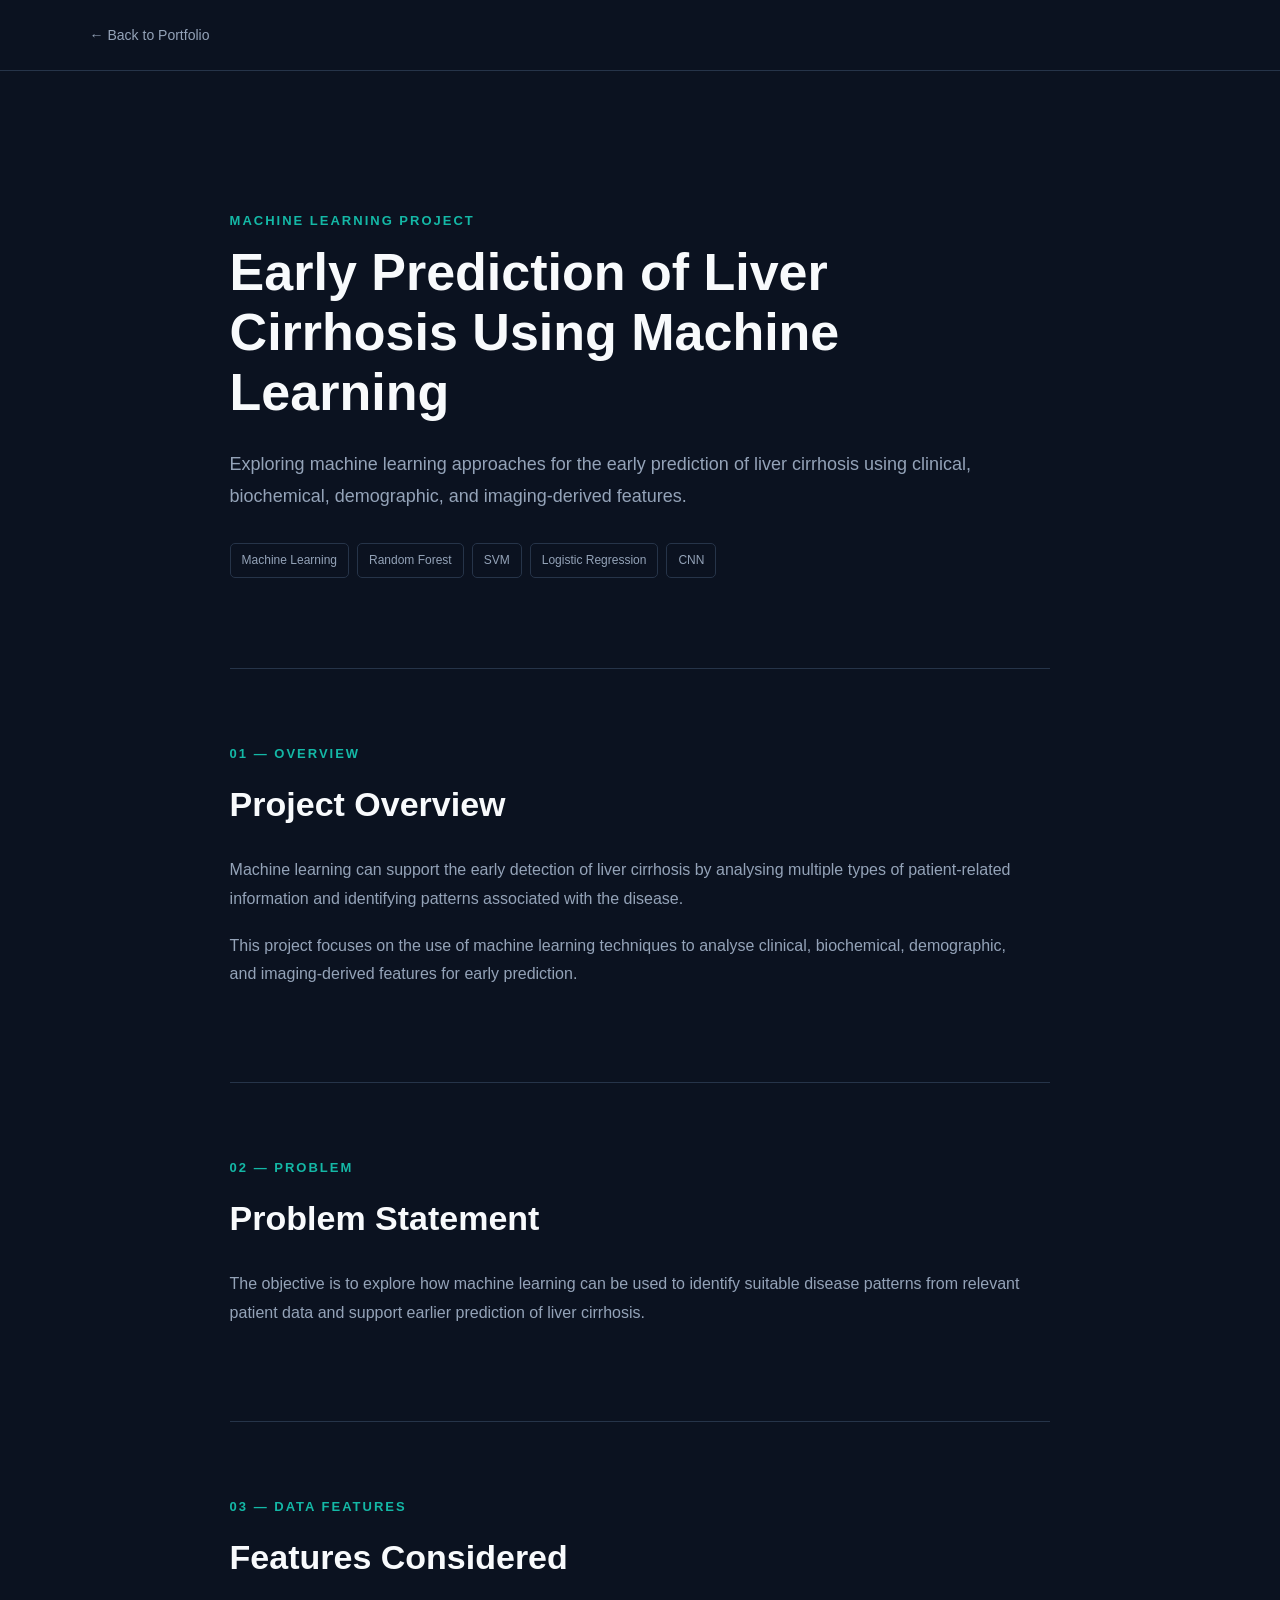
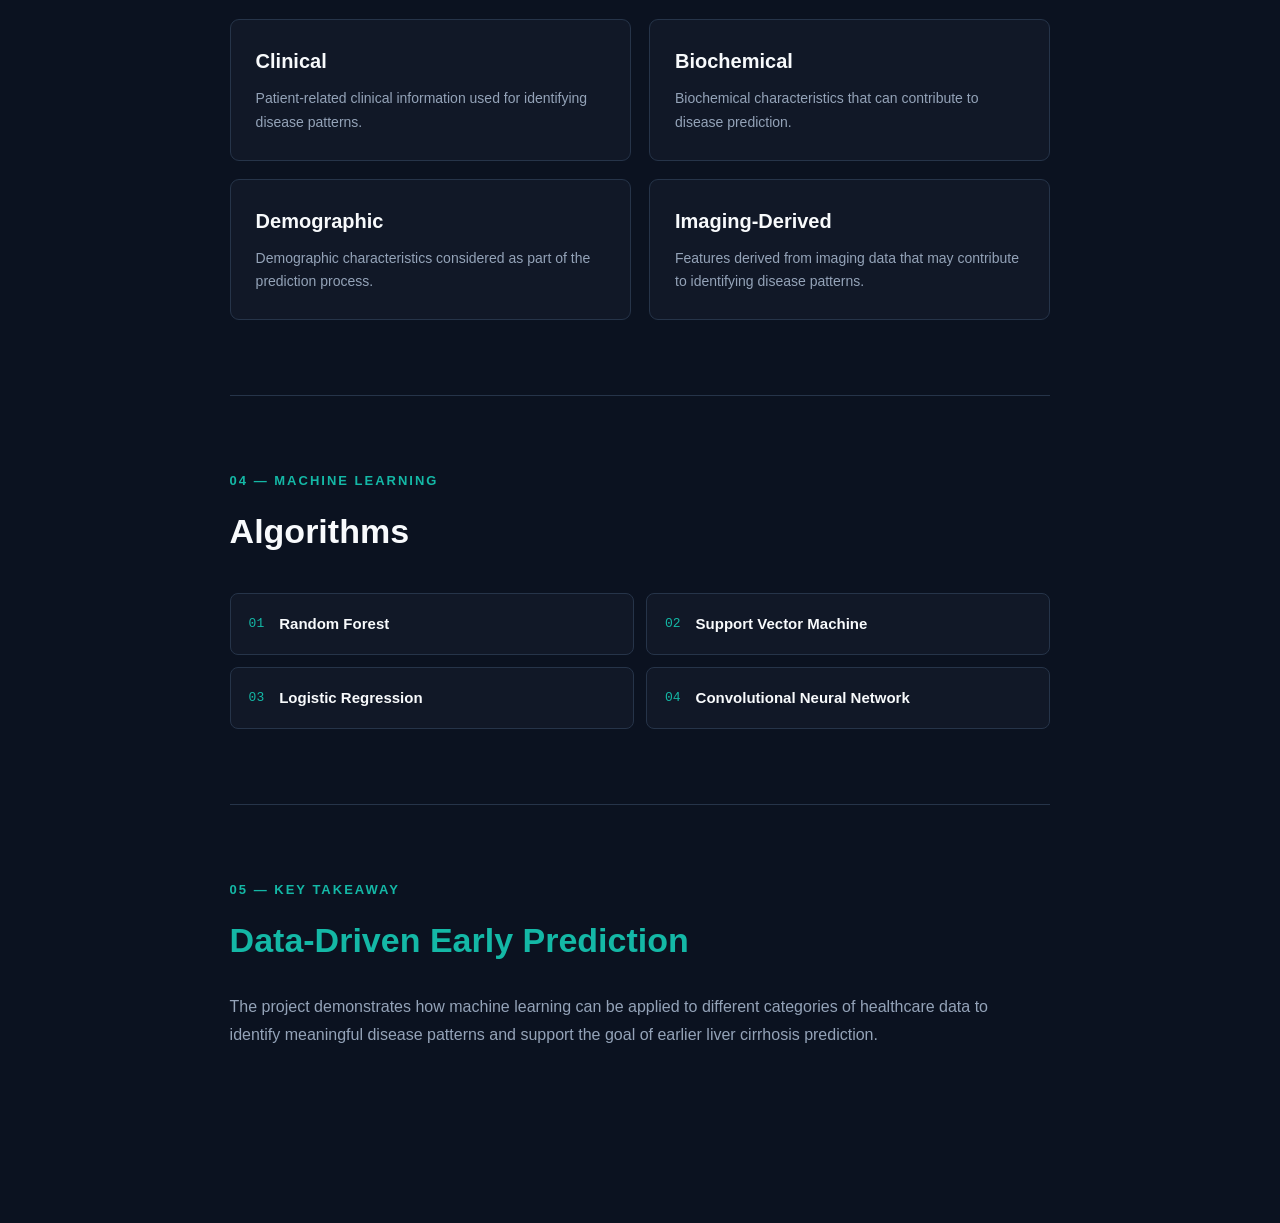
<file: liver-cirrhosis.html>
<!DOCTYPE html>
<html lang="en">
<head>
    <meta charset="UTF-8">
    <meta name="viewport" content="width=device-width, initial-scale=1.0">
    <title>Early Prediction of Liver Cirrhosis | Tanvi Waje</title>
</head><link rel="stylesheet" href="style.css">
<body>
    <!-- =========================================
     PROJECT CASE STUDY
     ========================================= -->

<header class="case-study-nav">

    <a href="index.html" class="back-link">
        ← Back to Portfolio
    </a>

</header>


<main class="case-study">


    <!-- HERO -->

    <section class="case-hero">

        <p class="section-label">
            MACHINE LEARNING PROJECT
        </p>

        <h1>
            Early Prediction of Liver Cirrhosis
            Using Machine Learning
        </h1>

        <p class="case-intro">
            Exploring machine learning approaches for the early prediction
            of liver cirrhosis using clinical, biochemical, demographic,
            and imaging-derived features.
        </p>

        <div class="case-tags">

            <span>Machine Learning</span>
            <span>Random Forest</span>
            <span>SVM</span>
            <span>Logistic Regression</span>
            <span>CNN</span>

        </div>

    </section>


    <!-- PROJECT OVERVIEW -->

    <section class="case-section">

        <p class="section-label">
            01 — OVERVIEW
        </p>

        <h2>Project Overview</h2>

        <p>
            Machine learning can support the early detection of liver
            cirrhosis by analysing multiple types of patient-related
            information and identifying patterns associated with the disease.
        </p>

        <p>
            This project focuses on the use of machine learning techniques
            to analyse clinical, biochemical, demographic, and
            imaging-derived features for early prediction.
        </p>

    </section>


    <!-- PROBLEM -->

    <section class="case-section">

        <p class="section-label">
            02 — PROBLEM
        </p>

        <h2>Problem Statement</h2>

        <p>
            The objective is to explore how machine learning can be used
            to identify suitable disease patterns from relevant patient
            data and support earlier prediction of liver cirrhosis.
        </p>

    </section>


    <!-- DATA -->

    <section class="case-section">

        <p class="section-label">
            03 — DATA FEATURES
        </p>

        <h2>Features Considered</h2>

        <div class="case-feature-grid">

            <div class="case-feature">
                <h3>Clinical</h3>
                <p>
                    Patient-related clinical information used for
                    identifying disease patterns.
                </p>
            </div>

            <div class="case-feature">
                <h3>Biochemical</h3>
                <p>
                    Biochemical characteristics that can contribute
                    to disease prediction.
                </p>
            </div>

            <div class="case-feature">
                <h3>Demographic</h3>
                <p>
                    Demographic characteristics considered as part
                    of the prediction process.
                </p>
            </div>

            <div class="case-feature">
                <h3>Imaging-Derived</h3>
                <p>
                    Features derived from imaging data that may
                    contribute to identifying disease patterns.
                </p>
            </div>

        </div>

    </section>


    <!-- MODELS -->

    <section class="case-section">

        <p class="section-label">
            04 — MACHINE LEARNING
        </p>

        <h2>Algorithms</h2>

        <div class="model-list">

            <div class="model-item">
                <span>01</span>
                <strong>Random Forest</strong>
            </div>

            <div class="model-item">
                <span>02</span>
                <strong>Support Vector Machine</strong>
            </div>

            <div class="model-item">
                <span>03</span>
                <strong>Logistic Regression</strong>
            </div>

            <div class="model-item">
                <span>04</span>
                <strong>Convolutional Neural Network</strong>
            </div>

        </div>

    </section>


    <!-- KEY TAKEAWAY -->

    <section class="case-section case-highlight">

        <p class="section-label">
            05 — KEY TAKEAWAY
        </p>

        <h2>Data-Driven Early Prediction</h2>

        <p>
            The project demonstrates how machine learning can be applied
            to different categories of healthcare data to identify
            meaningful disease patterns and support the goal of earlier
            liver cirrhosis prediction.
        </p>

    </section>


</main>
</body>
</html>
</file>
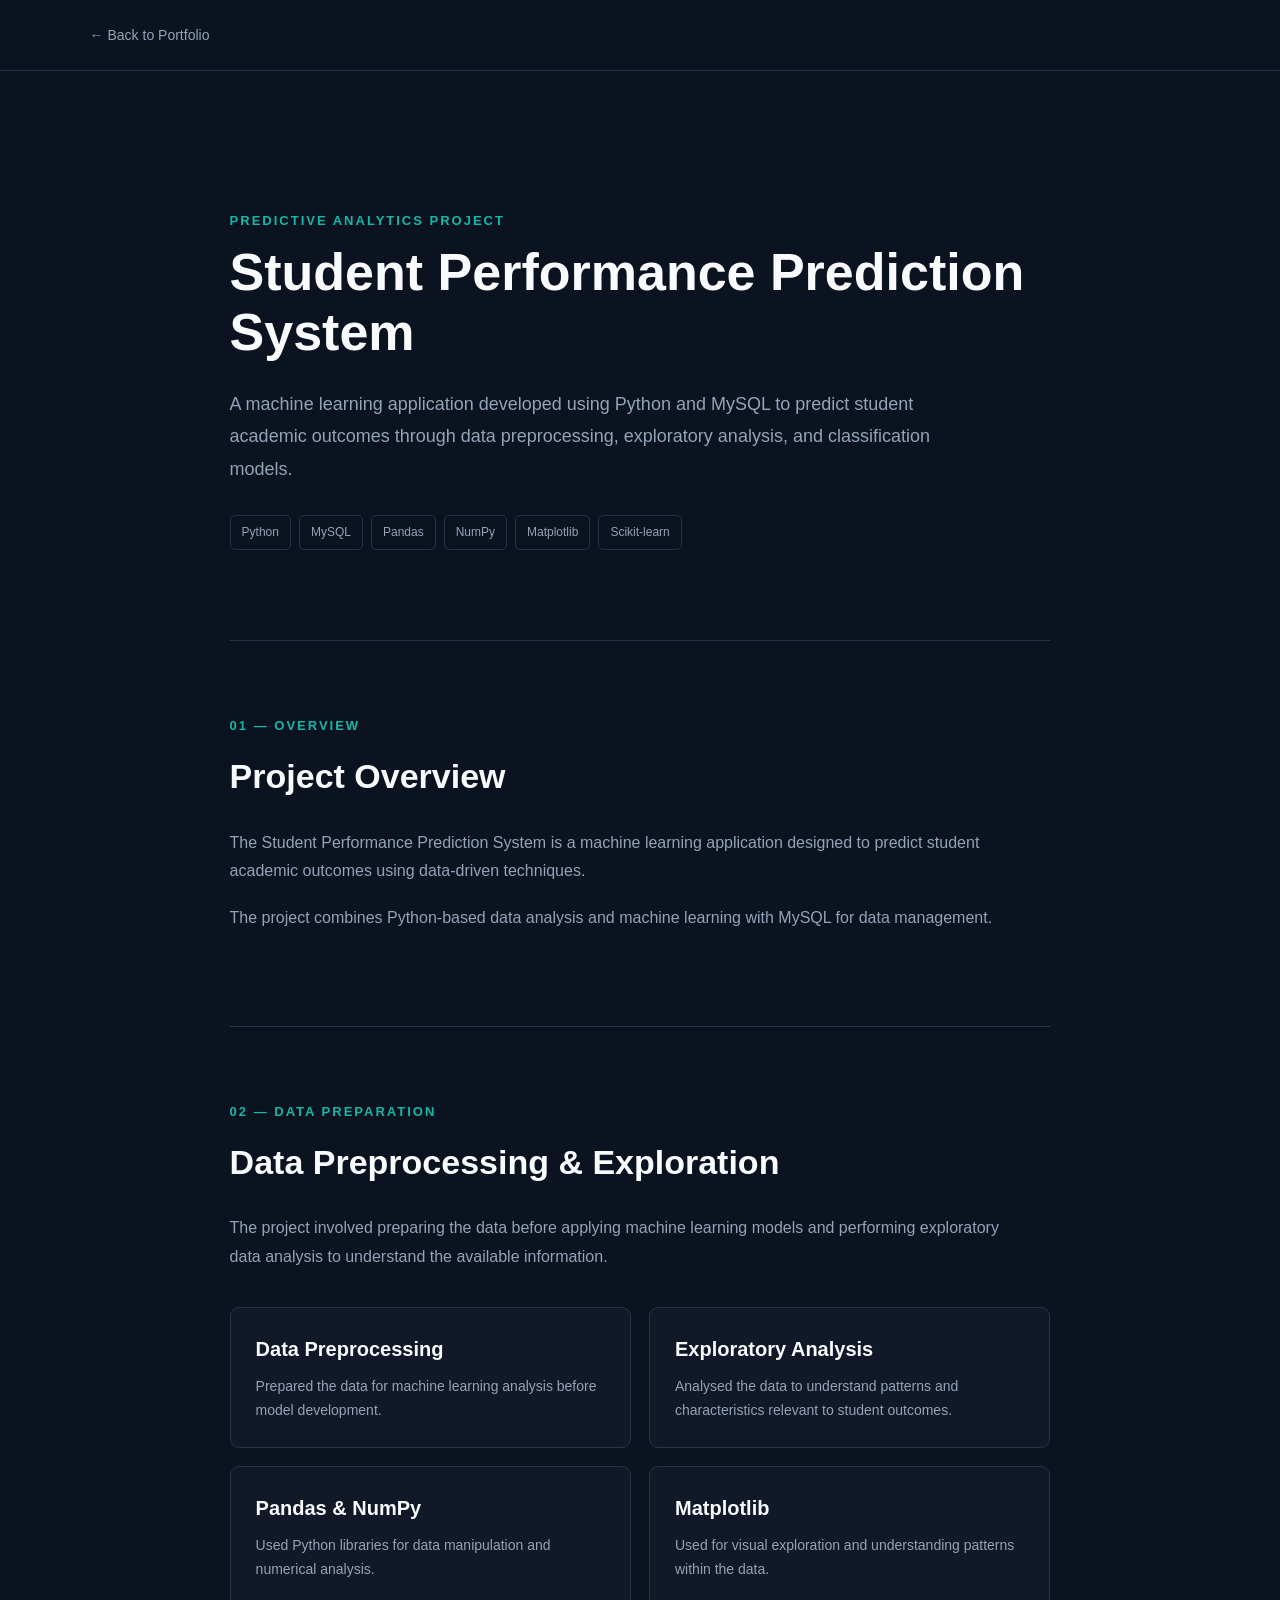
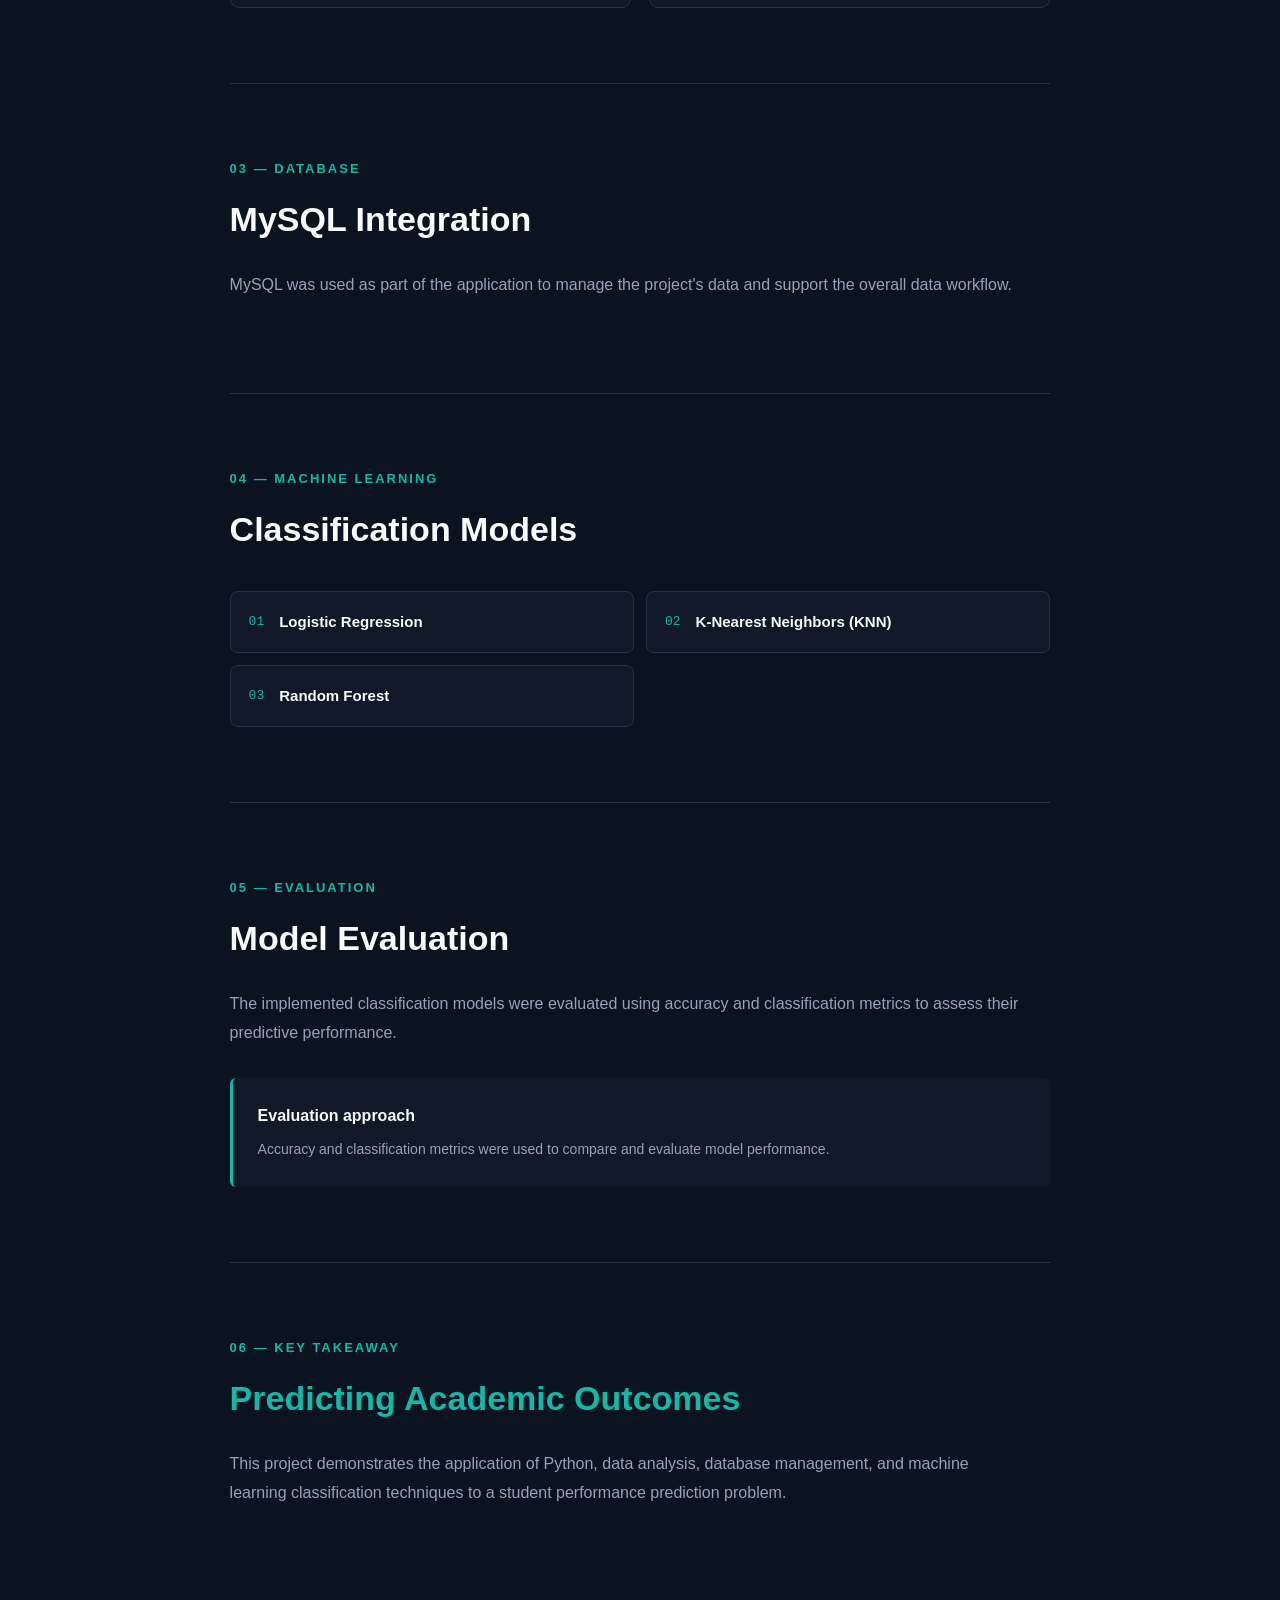
<file: student-performance.html>
<!DOCTYPE html>
<html lang="en">
<head>
    <meta charset="UTF-8">
    <meta name="viewport" content="width=device-width, initial-scale=1.0">
    <title>Student Performance Prediction | Tanvi Waje</title>
</head><link rel="stylesheet" href="style.css">
<body>
    <!-- =========================================
     STUDENT PERFORMANCE CASE STUDY
     ========================================= -->

<header class="case-study-nav">

    <a href="index.html" class="back-link">
        ← Back to Portfolio
    </a>

</header>


<main class="case-study">


    <!-- HERO -->

    <section class="case-hero">

        <p class="section-label">
            PREDICTIVE ANALYTICS PROJECT
        </p>

        <h1>
            Student Performance
            Prediction System
        </h1>

        <p class="case-intro">
            A machine learning application developed using Python and
            MySQL to predict student academic outcomes through data
            preprocessing, exploratory analysis, and classification models.
        </p>

        <div class="case-tags">

            <span>Python</span>
            <span>MySQL</span>
            <span>Pandas</span>
            <span>NumPy</span>
            <span>Matplotlib</span>
            <span>Scikit-learn</span>

        </div>

    </section>


    <!-- OVERVIEW -->

    <section class="case-section">

        <p class="section-label">
            01 — OVERVIEW
        </p>

        <h2>Project Overview</h2>

        <p>
            The Student Performance Prediction System is a machine
            learning application designed to predict student academic
            outcomes using data-driven techniques.
        </p>

        <p>
            The project combines Python-based data analysis and machine
            learning with MySQL for data management.
        </p>

    </section>


    <!-- DATA PREPARATION -->

    <section class="case-section">

        <p class="section-label">
            02 — DATA PREPARATION
        </p>

        <h2>Data Preprocessing & Exploration</h2>

        <p>
            The project involved preparing the data before applying
            machine learning models and performing exploratory data
            analysis to understand the available information.
        </p>

        <div class="case-feature-grid">

            <div class="case-feature">

                <h3>Data Preprocessing</h3>

                <p>
                    Prepared the data for machine learning analysis
                    before model development.
                </p>

            </div>


            <div class="case-feature">

                <h3>Exploratory Analysis</h3>

                <p>
                    Analysed the data to understand patterns and
                    characteristics relevant to student outcomes.
                </p>

            </div>


            <div class="case-feature">

                <h3>Pandas & NumPy</h3>

                <p>
                    Used Python libraries for data manipulation
                    and numerical analysis.
                </p>

            </div>


            <div class="case-feature">

                <h3>Matplotlib</h3>

                <p>
                    Used for visual exploration and understanding
                    patterns within the data.
                </p>

            </div>

        </div>

    </section>


    <!-- DATABASE -->

    <section class="case-section">

        <p class="section-label">
            03 — DATABASE
        </p>

        <h2>MySQL Integration</h2>

        <p>
            MySQL was used as part of the application to manage the
            project's data and support the overall data workflow.
        </p>

    </section>


    <!-- MODELS -->

    <section class="case-section">

        <p class="section-label">
            04 — MACHINE LEARNING
        </p>

        <h2>Classification Models</h2>

        <div class="model-list">

            <div class="model-item">

                <span>01</span>

                <strong>
                    Logistic Regression
                </strong>

            </div>


            <div class="model-item">

                <span>02</span>

                <strong>
                    K-Nearest Neighbors (KNN)
                </strong>

            </div>


            <div class="model-item">

                <span>03</span>

                <strong>
                    Random Forest
                </strong>

            </div>

        </div>

    </section>


    <!-- EVALUATION -->

    <section class="case-section">

        <p class="section-label">
            05 — EVALUATION
        </p>

        <h2>Model Evaluation</h2>

        <p>
            The implemented classification models were evaluated using
            accuracy and classification metrics to assess their
            predictive performance.
        </p>

        <div class="evaluation-note">

            <strong>Evaluation approach</strong>

            <p>
                Accuracy and classification metrics were used to
                compare and evaluate model performance.
            </p>

        </div>

    </section>


    <!-- KEY TAKEAWAY -->

    <section class="case-section case-highlight">

        <p class="section-label">
            06 — KEY TAKEAWAY
        </p>

        <h2>Predicting Academic Outcomes</h2>

        <p>
            This project demonstrates the application of Python,
            data analysis, database management, and machine learning
            classification techniques to a student performance
            prediction problem.
        </p>

    </section>


</main>
</body>
</html>
</file>
<file: style.css>
/* =========================================
   GLOBAL SETTINGS
   ========================================= */

* {
    margin: 0;
    padding: 0;
    box-sizing: border-box;
}

html {
    scroll-behavior: smooth;
}

body {
    background-color: #0B1220;
    color: #F8FAFC;
    font-family: Arial, sans-serif;
    line-height: 1.6;
}
h1 {
    font-size: 48px;
    color: #F8FAFC;
    margin-bottom: 10px;
}

p {
    font-size: 20px;
    color: #94A3B8;
}
/* =========================================
   NAVIGATION BAR
   ========================================= */

.navbar {
    width: 100%;
    padding: 18px 7%;
    display: flex;
    align-items: center;
    justify-content: space-between;

    background-color: rgba(11, 18, 32, 0.92);
    backdrop-filter: blur(12px);
    -webkit-backdrop-filter: blur(12px);

    border-bottom: 1px solid rgba(38, 52, 73, 0.7);

    position: sticky;
    top: 0;
    z-index: 1000;
}

.logo {
    font-size: 26px;
    font-weight: bold;
    color: #14B8A6;
}

.nav-links {
    display: flex;
    list-style: none;
    gap: 28px;
}

.nav-links a {
    text-decoration: none;
    color: #94A3B8;
    font-size: 15px;
    transition: 0.3s;
}

.nav-links a:hover {
    color: #14B8A6;
}

.resume-btn {
    text-decoration: none;
    color: #0B1220;
    background-color: #14B8A6;
    padding: 10px 18px;
    border-radius: 6px;
    font-weight: 600;
    transition: 0.3s;
}

.resume-btn:hover {
    background-color: #2DD4BF;
}

/* =========================================
   HERO SECTION
   ========================================= */

.hero {
    min-height: calc(100vh - 75px);

    padding: 90px 7%;

    display: flex;
    align-items: center;
    justify-content: space-between;

    gap: 70px;

    background:
        radial-gradient(
            circle at 80% 45%,
            rgba(20, 184, 166, 0.10),
            transparent 32%
        ),
        #0B1220;
}

.hero::before {
    content: "";
    position: absolute;
    width: 450px;
    height: 450px;
    background-color: #14B8A6;
    opacity: 0.04;
    border-radius: 50%;
    top: -150px;
    right: -100px;
    filter: blur(40px);
}

.hero-content {
    max-width: 700px;
}

.hero-label {
    display: inline-block;

    margin-bottom: 18px;

    color: #14B8A6;

    font-size: 13px;
    font-weight: 700;

    letter-spacing: 2px;
    text-transform: uppercase;
}

.hero h1 {
    margin: 0 0 18px;

    color: #F8FAFC;

    font-size: clamp(48px, 6vw, 76px);
    font-weight: 700;

    line-height: 1.05;
    letter-spacing: -2px;
}

.hero h1 span {
    color: #14B8A6;
}

.hero h2 {
    margin-bottom: 20px;

    color: #E2E8F0;

    font-size: clamp(24px, 3vw, 34px);
    font-weight: 600;

    line-height: 1.3;
}

.hero-description {
    max-width: 650px;

    margin-bottom: 30px;

    color: #94A3B8;

    font-size: 17px;
    line-height: 1.8;
}

.hero-buttons {
    display: flex;

    gap: 14px;

    margin-bottom: 30px;

    flex-wrap: wrap;
}

.primary-btn,
.secondary-btn {
    display: inline-flex;
    align-items: center;
    justify-content: center;

    padding: 13px 24px;

    border-radius: 8px;

    text-decoration: none;

    font-size: 14px;
    font-weight: 600;

    transition: all 0.3s ease;
}
.primary-btn {
    background-color: #14B8A6;
    color: #0B1220;

    box-shadow: 0 5px 18px rgba(20, 184, 166, 0.15);
}
.primary-btn:hover {
    background-color: #2DD4BF;

    transform: translateY(-3px);

    box-shadow: 0 8px 24px rgba(20, 184, 166, 0.25);
}

.secondary-btn {
    border: 1px solid #263449;

    color: #F8FAFC;

    background-color: #111827;

    box-shadow: 0 4px 14px rgba(0, 0, 0, 0.12);
}

.secondary-btn:hover {
    border-color: #14B8A6;

    color: #14B8A6;

    transform: translateY(-3px);

    box-shadow: 0 7px 20px rgba(20, 184, 166, 0.10);
}

.social-links {
    display: flex;
    gap: 25px;
}

.social-links a {
    color: #94A3B8;
    text-decoration: none;
    font-size: 15px;
    transition: 0.3s;
}

.social-links a:hover {
    color: #14B8A6;
}


/* =========================================
   HERO PROFILE IMAGE
   ========================================= */

.hero-image {
    display: flex;
    justify-content: center;
    align-items: center;
}

.image-border {
    width: 330px;
    height: 330px;
    border-radius: 50%;
    padding: 6px;
    border: 2px solid #14B8A6;
    display: flex;
    justify-content: center;
    align-items: center;
    box-shadow: 0 0 40px rgba(20, 184, 166, 0.12);
}

.image-border img {
    width: 100%;
    height: 100%;
    object-fit: cover;
    border-radius: 50%;
}

/* =========================================
   HERO HIGHLIGHTS
   ========================================= */

.hero-highlights {
    display: flex;
    gap: 12px;
    margin-top: 35px;
    flex-wrap: wrap;
}

.highlight {
    min-width: 150px;
    padding: 14px 16px;
    background-color: #111827;
    border: 1px solid #263449;
    border-radius: 8px;
    transition: 0.3s;
}

.highlight:hover {
    border-color: #14B8A6;
    transform: translateY(-3px);
}

.highlight strong {
    display: block;
    color: #F8FAFC;
    font-size: 14px;
    margin-bottom: 3px;
}

.highlight span {
    color: #94A3B8;
    font-size: 12px;
}
/* =========================================
   GENERAL SECTION SETTINGS
   ========================================= */

.section {
    padding: 100px 7%;
}

.section-heading {
    max-width: 700px;
    margin-bottom: 55px;
}

.section-label {
    color: #14B8A6;
    font-size: 13px;
    font-weight: 700;
    letter-spacing: 2px;
    margin-bottom: 12px;
}

.section-heading h2 {
    font-size: 40px;
    line-height: 1.2;
    color: #F8FAFC;
    margin-bottom: 15px;
}

.section-intro {
    color: #94A3B8;
    font-size: 16px;
}


/* =========================================
   ABOUT SECTION
   ========================================= */

.about {
    background-color: #111827;
    border-top: 1px solid #172033;
    border-bottom: 1px solid #172033;
}

.about-content {
    display: grid;
    grid-template-columns: 1.2fr 0.8fr;
    gap: 70px;
    align-items: start;
}

.about-text p {
    color: #94A3B8;
    font-size: 17px;
    margin-bottom: 22px;
    line-height: 1.8;
}

.about-cards {
    display: grid;
    gap: 18px;
}

.about-card {
    background-color: #0B1220;
    border: 1px solid #263449;
    border-radius: 10px;
    padding: 25px;
    transition: 0.3s;
}

.about-card:hover {
    border-color: #14B8A6;
    transform: translateY(-4px);
}

.card-number {
    color: #14B8A6;
    font-family: monospace;
    font-size: 13px;
}

.about-card h3 {
    color: #F8FAFC;
    font-size: 21px;
    margin: 12px 0 8px;
}

.about-card p {
    color: #F8FAFC;
    font-size: 15px;
    margin-bottom: 5px;
}

.about-card small {
    color: #94A3B8;
    font-size: 13px;
}

/* =========================================
   SKILLS SECTION
   ========================================= */

.skills {
    background-color: #0B1220;
}

.skills-grid {
    display: grid;
    grid-template-columns: repeat(2, 1fr);
    gap: 22px;
}

.skill-card {
    background-color: #111827;
    border: 1px solid #263449;
    border-radius: 10px;
    padding: 30px;
    transition: 0.3s ease;
}

.skill-card:hover {
    border-color: #14B8A6;
    transform: translateY(-5px);
}

.skill-icon {
    width: 42px;
    height: 42px;
    display: flex;
    align-items: center;
    justify-content: center;
    border: 1px solid #14B8A6;
    border-radius: 8px;
    color: #14B8A6;
    font-family: monospace;
    font-size: 13px;
    margin-bottom: 20px;
}

.skill-card h3 {
    color: #F8FAFC;
    font-size: 22px;
    margin-bottom: 12px;
}

.skill-card p {
    color: #94A3B8;
    font-size: 15px;
    line-height: 1.7;
    margin-bottom: 22px;
}

.skill-tags {
    display: flex;
    flex-wrap: wrap;
    gap: 8px;
}

.skill-tags span {
    padding: 6px 10px;
    background-color: #0B1220;
    border: 1px solid #263449;
    border-radius: 5px;
    color: #94A3B8;
    font-size: 12px;
    transition: 0.3s;
}

.skill-tags span:hover {
    color: #14B8A6;
    border-color: #14B8A6;
}

/* =========================================
   EXPERIENCE SECTION
   ========================================= */

.experience {
    background-color: #111827;
}

.experience-timeline {
    position: relative;
    max-width: 900px;
    margin: 0 auto;
    padding-left: 35px;
}

.timeline-line {
    position: absolute;
    left: 7px;
    top: 5px;
    bottom: 5px;
    width: 1px;
    background-color: #263449;
}

.experience-item {
    position: relative;
    padding-bottom: 30px;
}

.timeline-dot {
    position: absolute;
    left: -35px;
    top: 5px;
    width: 15px;
    height: 15px;
    border-radius: 50%;
    background-color: #14B8A6;
    border: 3px solid #111827;
    box-shadow: 0 0 0 1px #14B8A6;
}

.experience-date {
    color: #14B8A6;
    font-family: monospace;
    font-size: 13px;
    letter-spacing: 1px;
    margin-bottom: 10px;
}

.experience-card {
    background-color: #0B1220;
    border: 1px solid #263449;
    border-radius: 10px;
    padding: 30px;
    transition: 0.3s ease;
}

.experience-card:hover {
    border-color: #14B8A6;
    transform: translateX(5px);
}

.experience-role {
    color: #14B8A6;
    font-size: 13px;
    font-weight: 700;
    letter-spacing: 1.5px;
    margin-bottom: 8px;
}

.experience-card h3 {
    color: #F8FAFC;
    font-size: 25px;
    margin-bottom: 8px;
}

.experience-project {
    color: #F8FAFC;
    font-size: 15px;
    margin-bottom: 15px;
}

.experience-description {
    color: #94A3B8;
    font-size: 15px;
    line-height: 1.7;
    margin-bottom: 20px;
}

.experience-tags {
    display: flex;
    flex-wrap: wrap;
    gap: 8px;
    margin-bottom: 25px;
}

.experience-tags span {
    padding: 6px 10px;
    border: 1px solid #263449;
    border-radius: 5px;
    color: #94A3B8;
    font-size: 12px;
}

.experience-link {
    color: #14B8A6;
    text-decoration: none;
    font-size: 14px;
    font-weight: 600;
}

.experience-link:hover {
    color: #2DD4BF;
}

/* =========================================
   PROJECTS SECTION
   ========================================= */

.projects {
    background-color: #0B1220;
}

.projects-grid {
    display: grid;
    grid-template-columns: repeat(2, 1fr);
    gap: 22px;
}

.project-card {
    background-color: #111827;
    border: 1px solid #263449;
    border-radius: 10px;
    padding: 30px;
    display: flex;
    flex-direction: column;
    min-height: 350px;
    transition: 0.3s ease;
}

.project-card:hover {
    border-color: #14B8A6;
    transform: translateY(-5px);
}

.project-top {
    display: flex;
    justify-content: space-between;
    align-items: center;
    margin-bottom: 25px;
}

.project-number {
    color: #14B8A6;
    font-family: monospace;
    font-size: 14px;
}

.project-type {
    color: #64748B;
    font-size: 11px;
    letter-spacing: 1.2px;
    font-weight: 600;
}

.project-card h3 {
    color: #F8FAFC;
    font-size: 24px;
    margin-bottom: 15px;
}

.project-card > p {
    color: #94A3B8;
    font-size: 15px;
    line-height: 1.7;
    margin-bottom: 25px;
}

.project-tags {
    display: flex;
    flex-wrap: wrap;
    gap: 8px;
    margin-top: auto;
    margin-bottom: 25px;
}

.project-tags span {
    padding: 6px 10px;
    border: 1px solid #263449;
    border-radius: 5px;
    color: #94A3B8;
    font-size: 12px;
}

.project-link {
    color: #14B8A6;
    text-decoration: none;
    font-size: 14px;
    font-weight: 600;
}

.project-link:hover {
    color: #2DD4BF;
}

/* =========================================
   PROJECT CASE STUDY
   ========================================= */

.case-study-nav {
    width: 100%;
    padding: 22px 7%;
    border-bottom: 1px solid #263449;
    background-color: #0B1220;
}

.back-link {
    color: #94A3B8;
    text-decoration: none;
    font-size: 14px;
    transition: 0.3s;
}

.back-link:hover {
    color: #14B8A6;
}


.case-study {
    max-width: 1000px;
    margin: 0 auto;
    padding: 80px 7%;
}


.case-hero {
    padding: 60px 0 90px;
    border-bottom: 1px solid #263449;
}


.case-hero h1 {
    max-width: 850px;
    font-size: 52px;
    line-height: 1.15;
    margin-bottom: 25px;
}


.case-intro {
    max-width: 750px;
    color: #94A3B8;
    font-size: 18px;
    line-height: 1.8;
    margin-bottom: 30px;
}


.case-tags {
    display: flex;
    flex-wrap: wrap;
    gap: 8px;
}


.case-tags span {
    padding: 7px 11px;
    border: 1px solid #263449;
    border-radius: 5px;
    color: #94A3B8;
    font-size: 12px;
}


.case-section {
    padding: 75px 0;
    border-bottom: 1px solid #263449;
}


.case-section h2 {
    color: #F8FAFC;
    font-size: 34px;
    margin-bottom: 25px;
}


.case-section > p:not(.section-label) {
    max-width: 800px;
    color: #94A3B8;
    font-size: 16px;
    line-height: 1.8;
    margin-bottom: 18px;
}


.case-feature-grid {
    display: grid;
    grid-template-columns: repeat(2, 1fr);
    gap: 18px;
    margin-top: 35px;
}


.case-feature {
    background-color: #111827;
    border: 1px solid #263449;
    border-radius: 9px;
    padding: 25px;
    transition: 0.3s;
}


.case-feature:hover {
    border-color: #14B8A6;
    transform: translateY(-3px);
}


.case-feature h3 {
    color: #F8FAFC;
    font-size: 20px;
    margin-bottom: 10px;
}


.case-feature p {
    color: #94A3B8;
    font-size: 14px;
    line-height: 1.7;
}


.model-list {
    display: grid;
    grid-template-columns: repeat(2, 1fr);
    gap: 12px;
    margin-top: 35px;
}


.model-item {
    display: flex;
    align-items: center;
    gap: 15px;
    padding: 18px;
    background-color: #111827;
    border: 1px solid #263449;
    border-radius: 8px;
}


.model-item span {
    color: #14B8A6;
    font-family: monospace;
    font-size: 13px;
}


.model-item strong {
    color: #F8FAFC;
    font-size: 15px;
}


.case-highlight {
    border-bottom: none;
}


.case-highlight h2 {
    color: #14B8A6;
}

/* =========================================
   MODEL EVALUATION NOTE
   ========================================= */

.evaluation-note {
    margin-top: 30px;
    padding: 25px;
    background-color: #111827;
    border-left: 3px solid #14B8A6;
    border-radius: 6px;
}

.evaluation-note strong {
    display: block;
    color: #F8FAFC;
    font-size: 16px;
    margin-bottom: 10px;
}

.evaluation-note p {
    color: #94A3B8;
    font-size: 14px;
    line-height: 1.7;
    margin: 0;
}

/* =========================================
   ABOUT SECTION
   ========================================= */

.about-content {
    display: grid;
    grid-template-columns: 1.4fr 1fr;
    gap: 70px;
    align-items: start;
}


.about-main p {
    color: #94A3B8;
    font-size: 16px;
    line-height: 1.9;
    margin-bottom: 22px;
}


.about-details {
    display: flex;
    flex-direction: column;
    gap: 14px;
}


.about-detail {
    padding: 22px;
    background-color: #111827;
    border: 1px solid #263449;
    border-radius: 8px;
}


.about-detail span {
    display: block;
    color: #14B8A6;
    font-size: 12px;
    text-transform: uppercase;
    letter-spacing: 1px;
    margin-bottom: 8px;
}


.about-detail strong {
    color: #F8FAFC;
    font-size: 14px;
    line-height: 1.5;
}

/* =========================================
   SKILLS SECTION
   ========================================= */

.skills-grid {
    display: grid;
    grid-template-columns: repeat(2, 1fr);
    gap: 20px;
}


.skill-card {
    position: relative;
    padding: 32px;
    background-color: #111827;
    border: 1px solid #263449;
    border-radius: 10px;
    transition: 0.3s ease;
}


.skill-card:hover {
    border-color: #14B8A6;
    transform: translateY(-4px);
}


.skill-card-number {
    color: #14B8A6;
    font-family: monospace;
    font-size: 13px;
    margin-bottom: 20px;
}


.skill-card h3 {
    color: #F8FAFC;
    font-size: 22px;
    margin-bottom: 12px;
}


.skill-card p {
    color: #94A3B8;
    font-size: 14px;
    line-height: 1.7;
    margin-bottom: 22px;
}


.skill-tags {
    display: flex;
    flex-wrap: wrap;
    gap: 8px;
}


.skill-tags span {
    padding: 7px 10px;
    background-color: #0B1220;
    border: 1px solid #263449;
    border-radius: 5px;
    color: #CBD5E1;
    font-size: 12px;
}

/* =========================================
   EXPERIENCE SECTION
   ========================================= */

.experience-item {
    padding: 38px;
    background-color: #111827;
    border: 1px solid #263449;
    border-radius: 10px;
}


.experience-header {
    display: flex;
    justify-content: space-between;
    align-items: flex-start;
    gap: 30px;
    padding-bottom: 30px;
    border-bottom: 1px solid #263449;
}


.experience-role {
    color: #14B8A6;
    font-size: 14px;
    font-weight: 600;
    margin-bottom: 8px;
}


.experience-header h3 {
    color: #F8FAFC;
    font-size: 28px;
}


.experience-type {
    padding: 7px 11px;
    border: 1px solid #263449;
    border-radius: 5px;
    color: #94A3B8;
    font-size: 11px;
    letter-spacing: 1px;
    white-space: nowrap;
}


.experience-content {
    padding-top: 30px;
}


.experience-summary {
    max-width: 850px;
}


.experience-summary p {
    color: #CBD5E1;
    font-size: 16px;
    line-height: 1.8;
}


.experience-contributions {
    margin-top: 35px;
}


.experience-contributions h4 {
    color: #F8FAFC;
    font-size: 16px;
    margin-bottom: 18px;
}


.experience-contributions ul {
    padding-left: 20px;
    margin: 0;
}


.experience-contributions li {
    color: #94A3B8;
    font-size: 14px;
    line-height: 1.8;
    margin-bottom: 12px;
}


.experience-impact {
    display: flex;
    align-items: center;
    gap: 22px;
    margin-top: 35px;
    padding: 25px;
    border-left: 3px solid #14B8A6;
    background-color: #0B1220;
}


.impact-number {
    color: #14B8A6;
    font-size: 38px;
    font-weight: 700;
}


.experience-impact strong {
    display: block;
    color: #F8FAFC;
    font-size: 15px;
    margin-bottom: 5px;
}


.experience-impact p {
    color: #94A3B8;
    font-size: 13px;
    line-height: 1.6;
    margin: 0;
}


.experience-tech {
    display: flex;
    flex-wrap: wrap;
    gap: 8px;
    margin-top: 30px;
    padding-top: 25px;
    border-top: 1px solid #263449;
}


.experience-tech span {
    padding: 7px 10px;
    background-color: #0B1220;
    border: 1px solid #263449;
    border-radius: 5px;
    color: #CBD5E1;
    font-size: 12px;
}

/* =========================================
   EDUCATION & CERTIFICATIONS
   ========================================= */

.education-grid {
    display: grid;
    grid-template-columns: repeat(2, 1fr);
    gap: 20px;
}


.education-card {
    padding: 32px;
    background-color: #111827;
    border: 1px solid #263449;
    border-radius: 10px;
    transition: 0.3s ease;
}


.education-card:hover {
    border-color: #14B8A6;
    transform: translateY(-4px);
}


.card-label {
    color: #14B8A6;
    font-size: 12px;
    letter-spacing: 1px;
    margin-bottom: 20px;
}


.education-card h3 {
    color: #F8FAFC;
    font-size: 22px;
    margin-bottom: 12px;
}


.education-institution {
    color: #CBD5E1;
    font-size: 14px;
    margin-bottom: 18px;
}


.education-date {
    display: inline-block;
    color: #94A3B8;
    font-size: 12px;
    padding-top: 15px;
    border-top: 1px solid #263449;
}

/* =========================================
   CONTACT SECTION
   ========================================= */

.contact-content {
    display: grid;
    grid-template-columns: repeat(3, 1fr);
    gap: 18px;
}


.contact-card {
    display: flex;
    flex-direction: column;
    padding: 30px;
    background-color: #111827;
    border: 1px solid #263449;
    border-radius: 10px;
    text-decoration: none;
    transition: 0.3s ease;
}


.contact-card:hover {
    border-color: #14B8A6;
    transform: translateY(-4px);
}


.contact-label {
    color: #14B8A6;
    font-size: 11px;
    letter-spacing: 1px;
    margin-bottom: 16px;
}


.contact-card strong {
    color: #F8FAFC;
    font-size: 17px;
    margin-bottom: 14px;
}


.contact-action {
    color: #94A3B8;
    font-size: 13px;
}
/* =========================================
   CERTIFICATIONS
   ========================================= */

.certifications-card {
    display: flex;
    flex-direction: column;
    gap: 18px;
}


.certificate-item {
    padding: 18px 0;

    border-bottom: 1px solid #263449;
}


.certificate-item:last-child {
    border-bottom: none;
    padding-bottom: 0;
}


.certificate-info h3 {
    margin-bottom: 7px;

    color: #F8FAFC;

    font-size: 16px;
    line-height: 1.4;
}


.certificate-info .education-institution {
    margin-bottom: 7px;
}


.certificate-info .education-date {
    color: #14B8A6;

    font-size: 12px;
    font-weight: 700;
}
</file>
